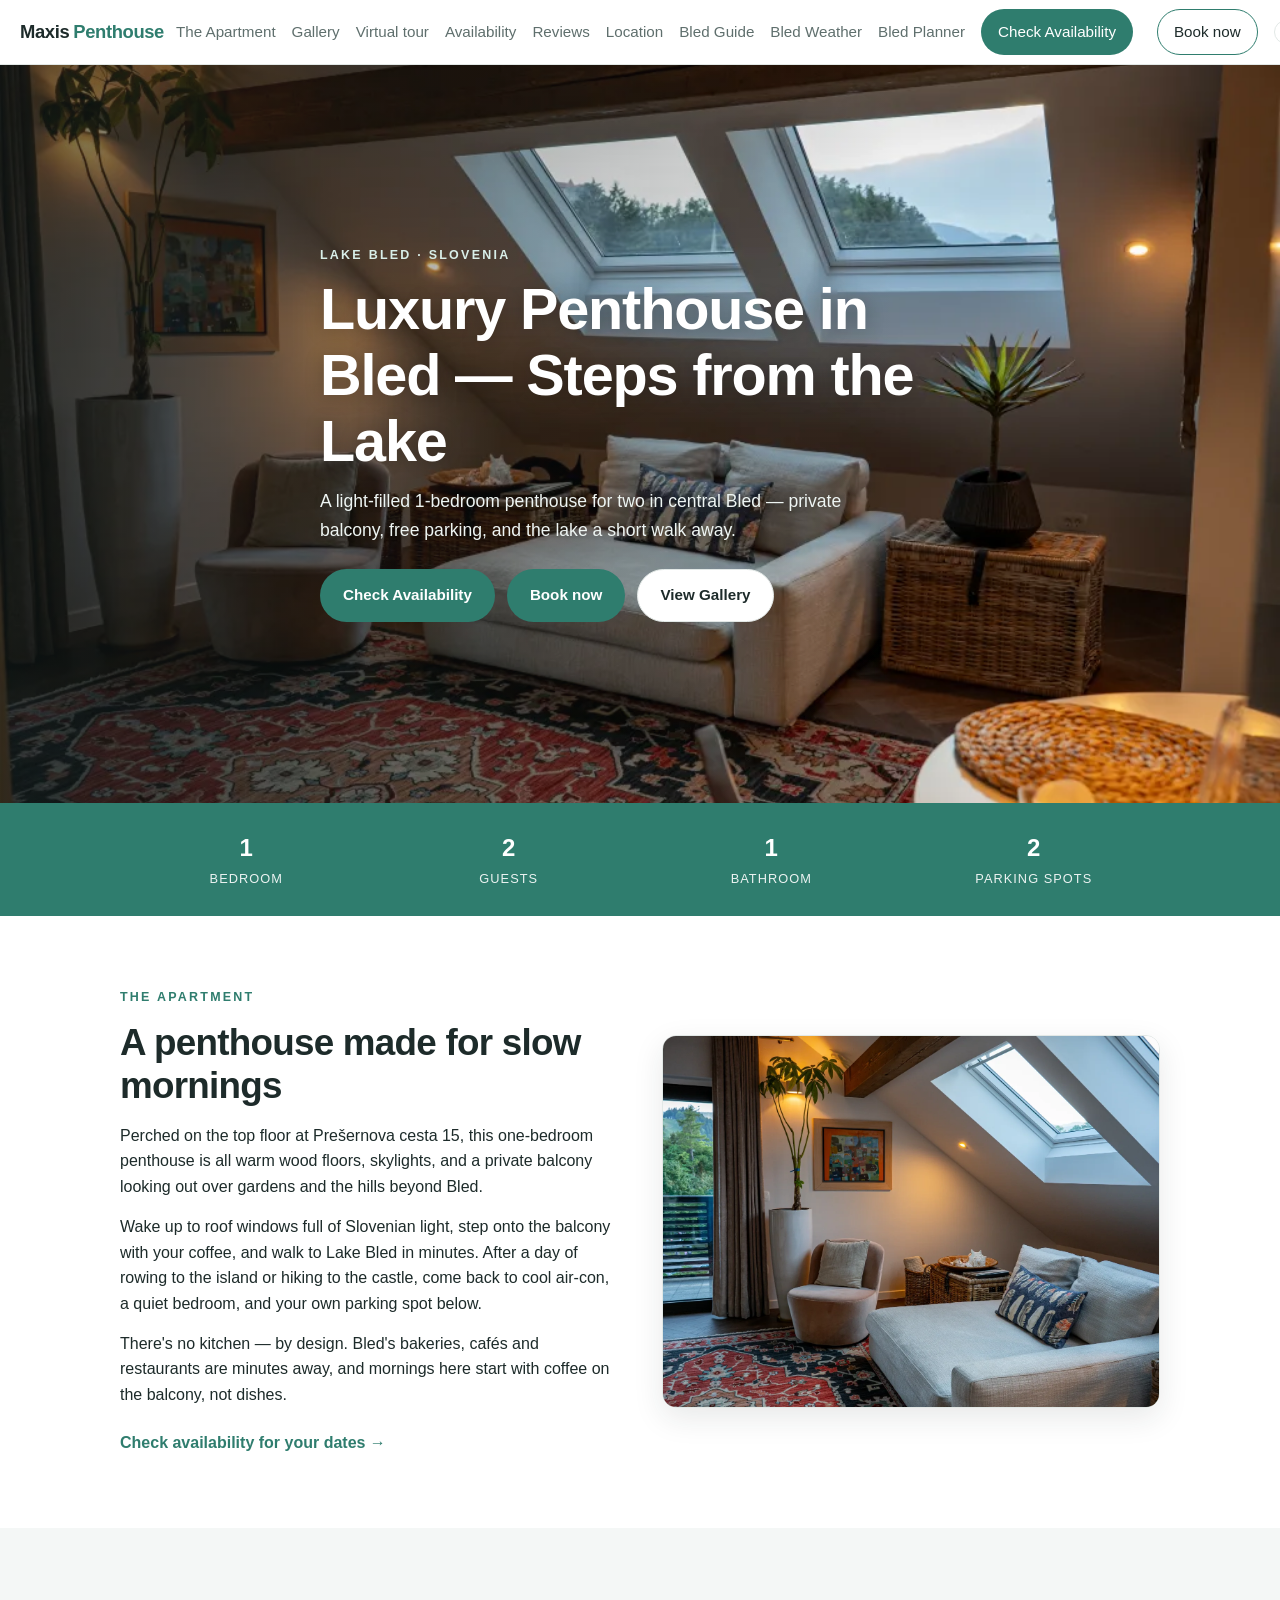
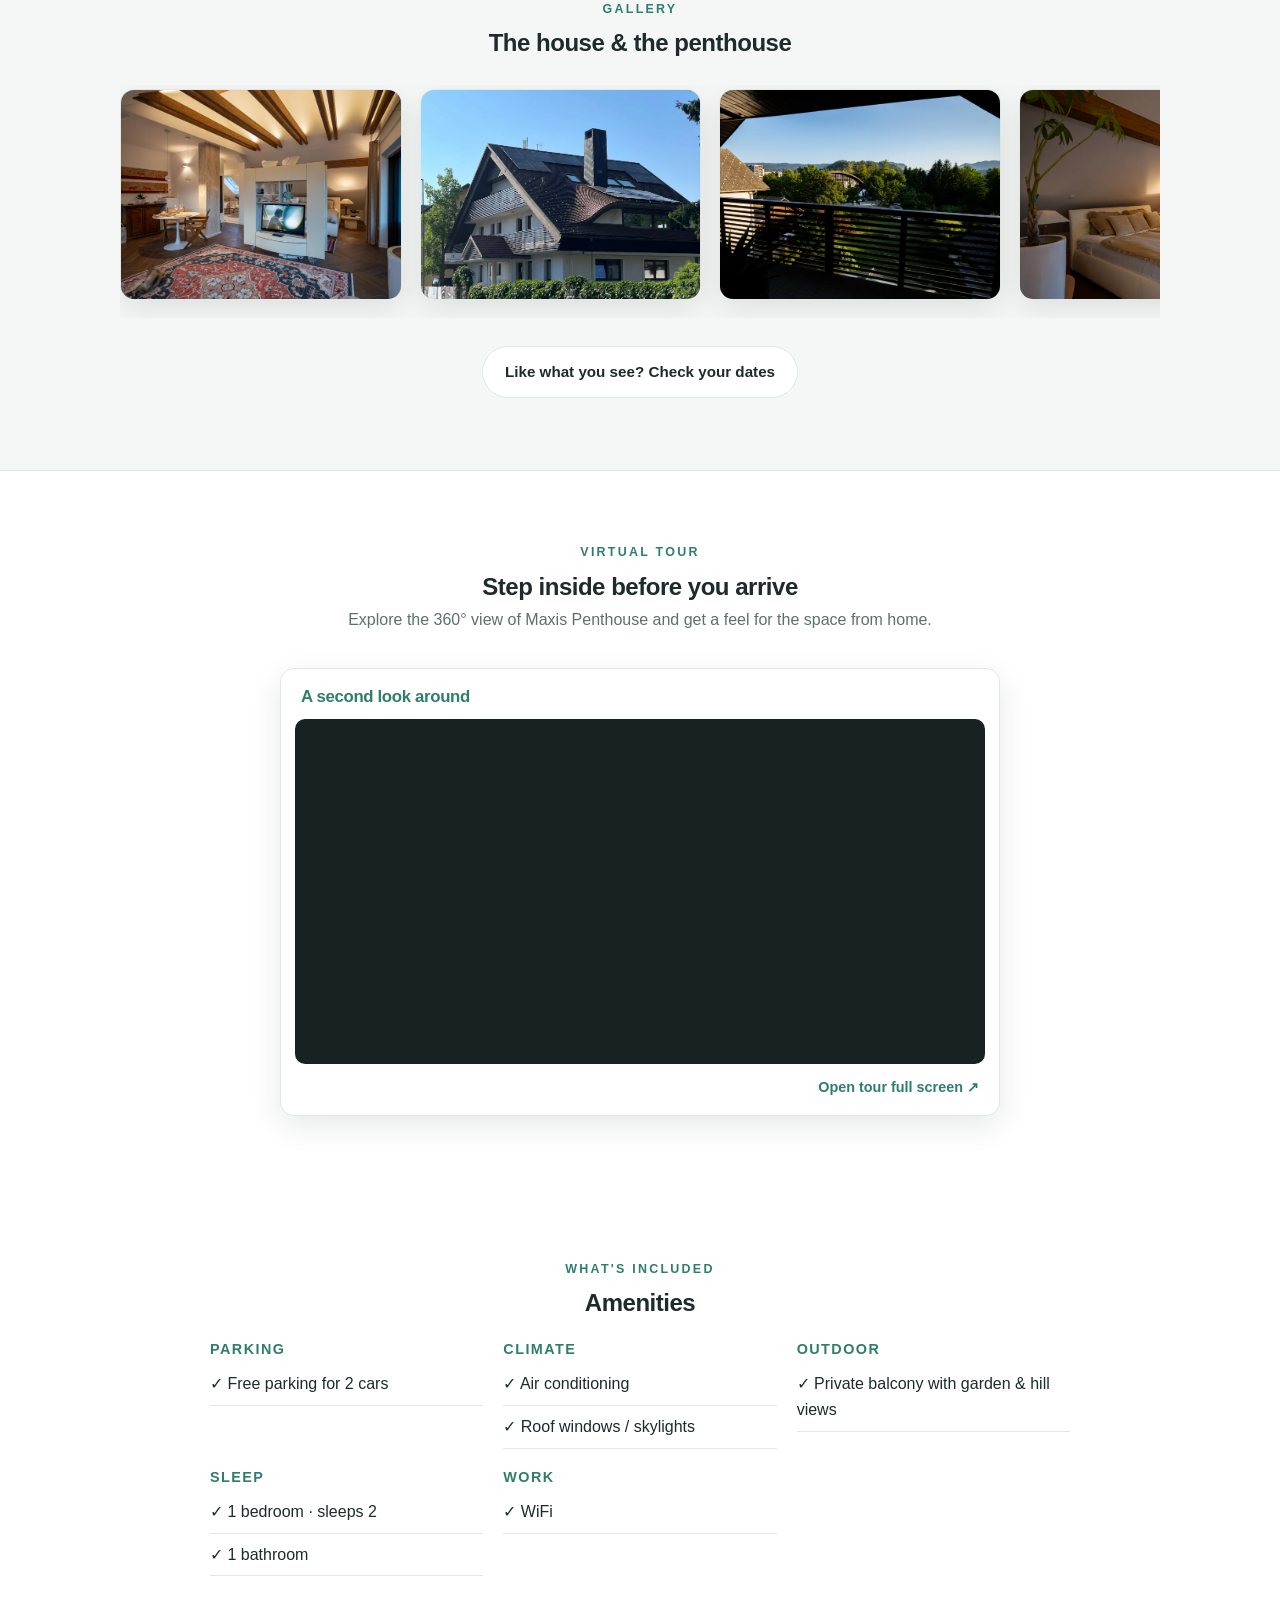
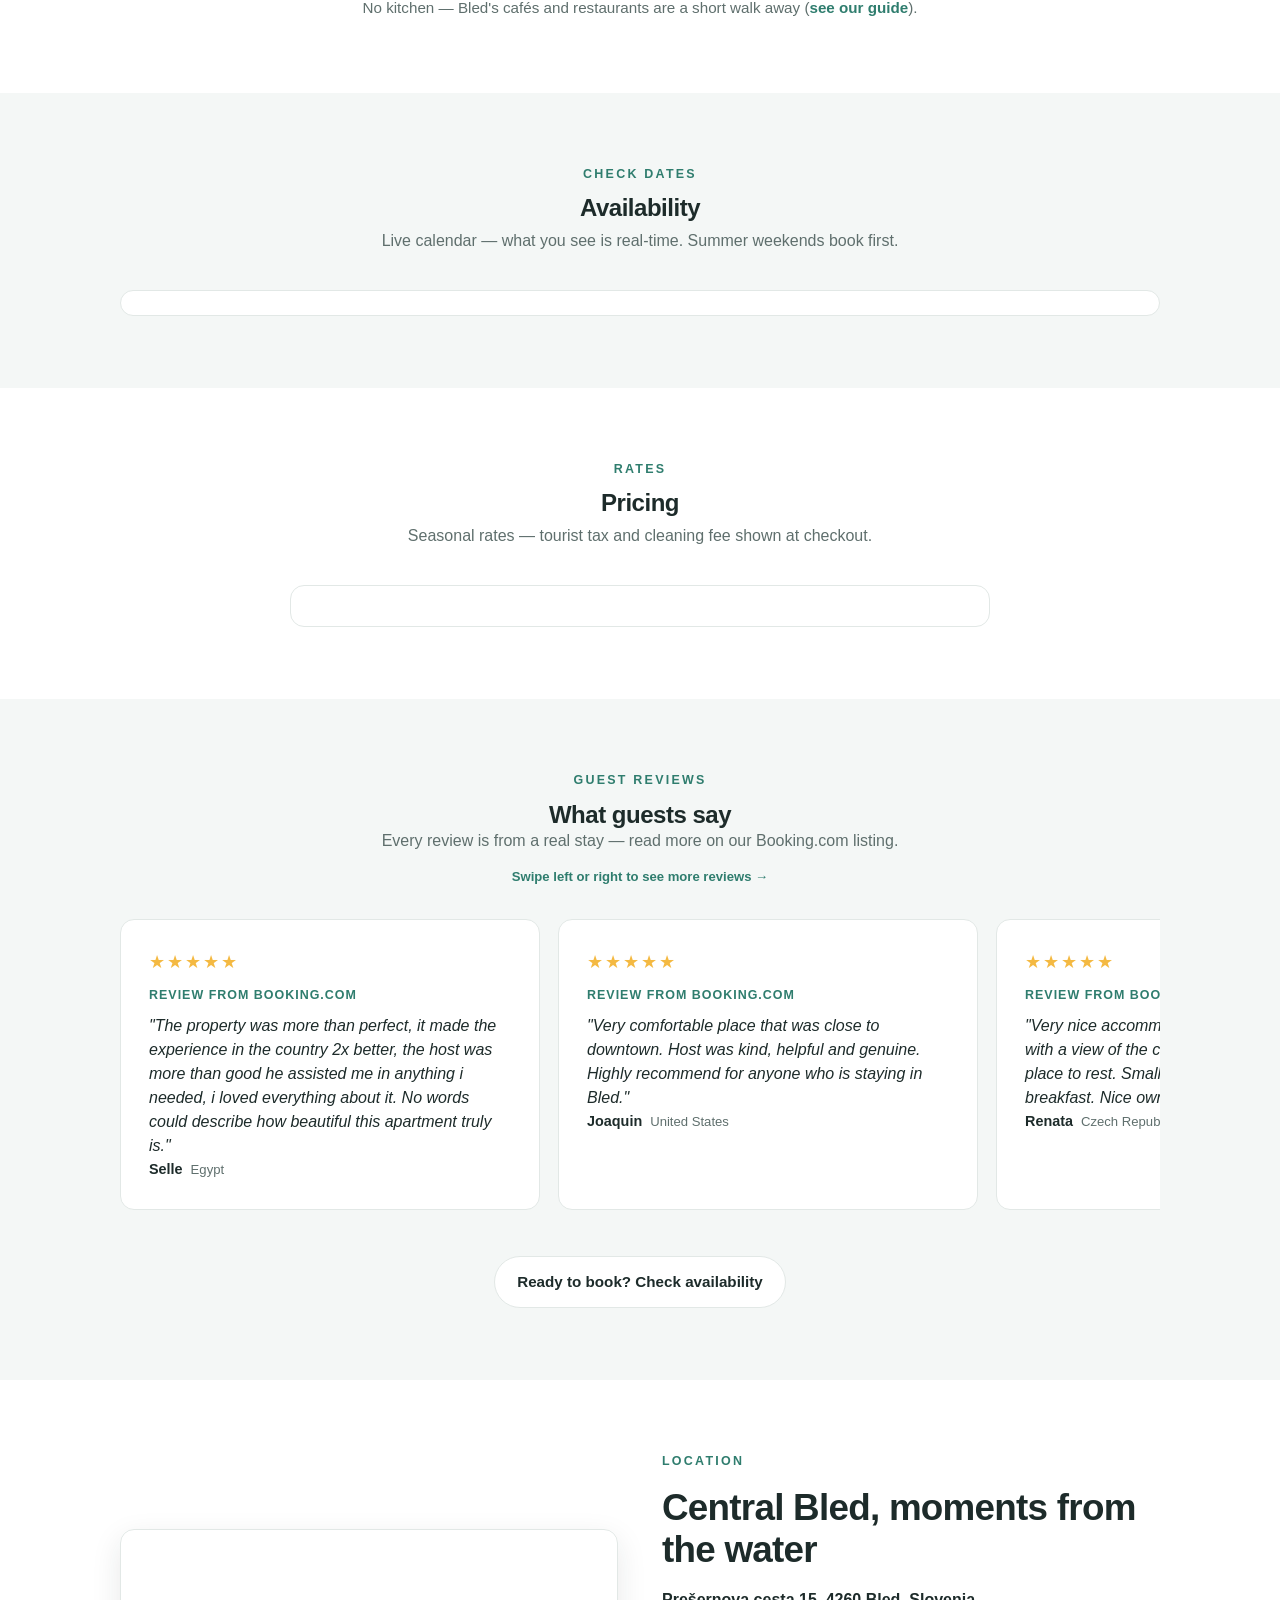
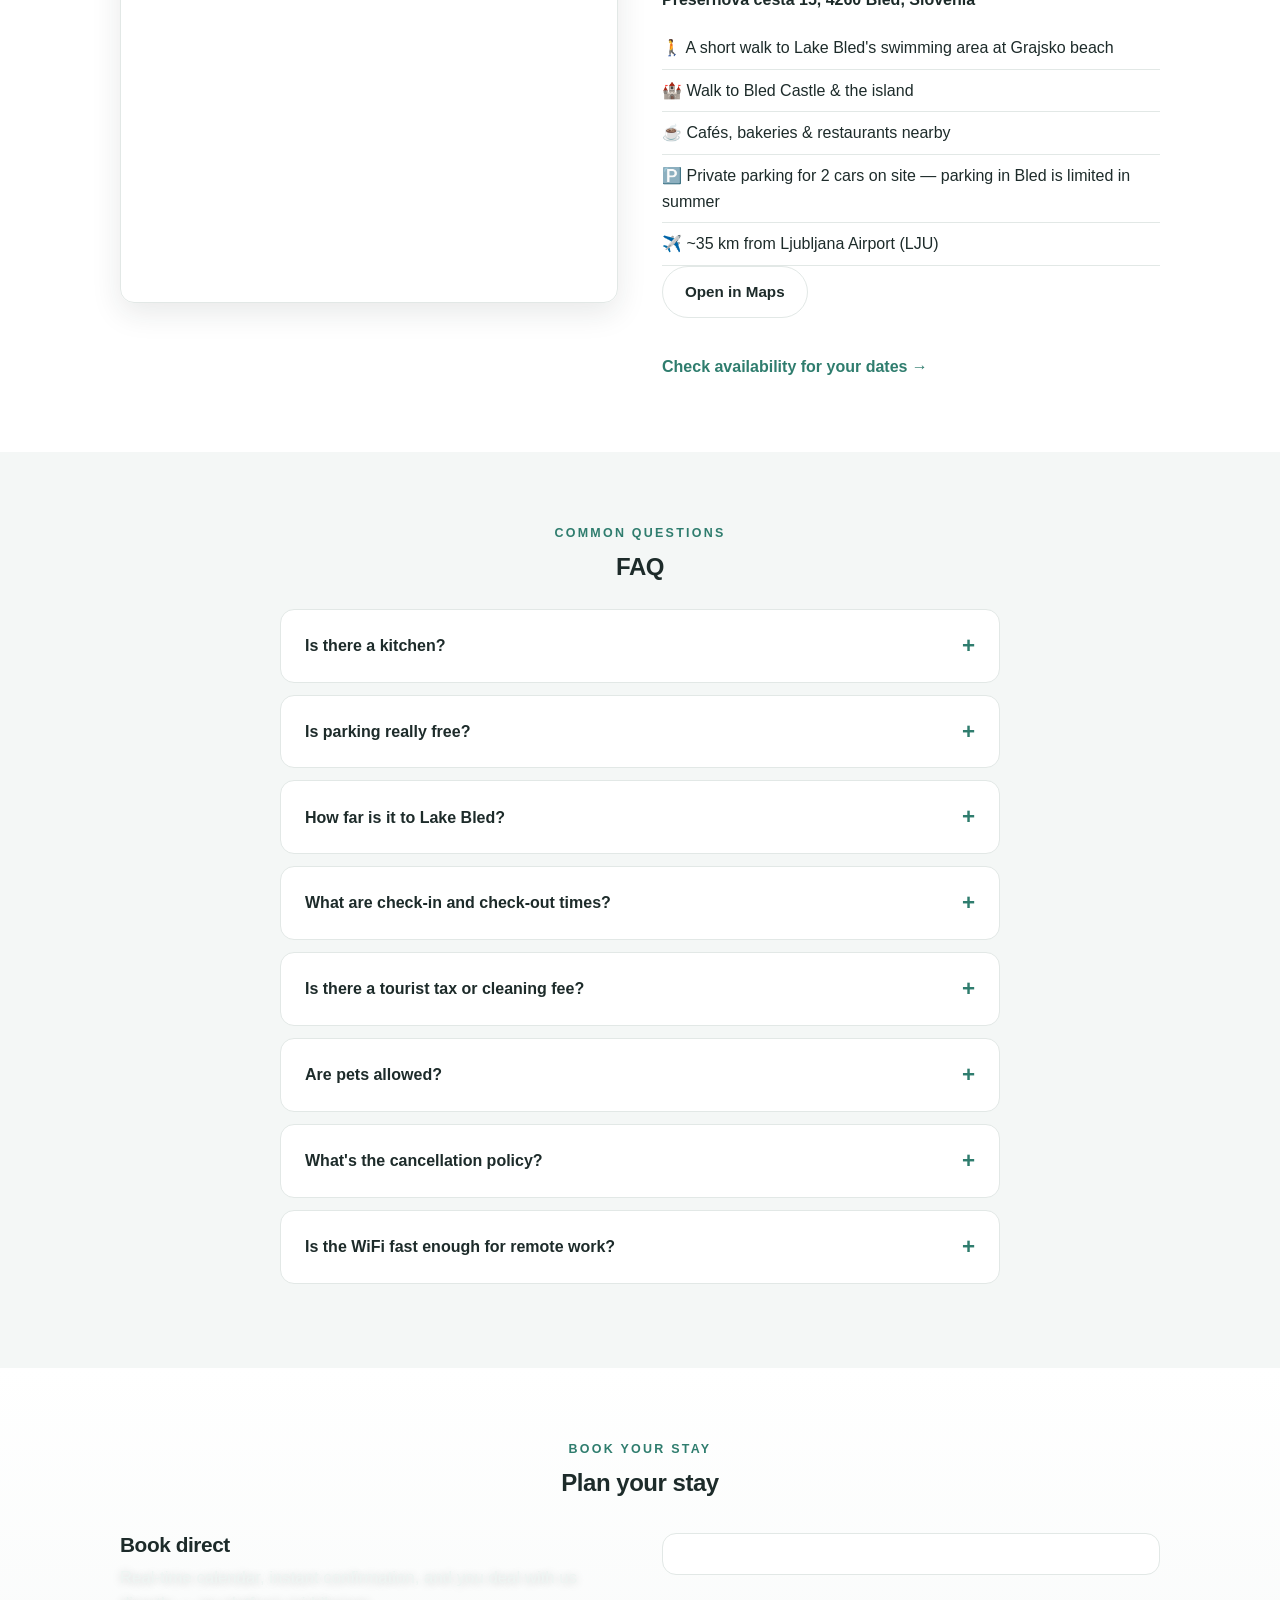
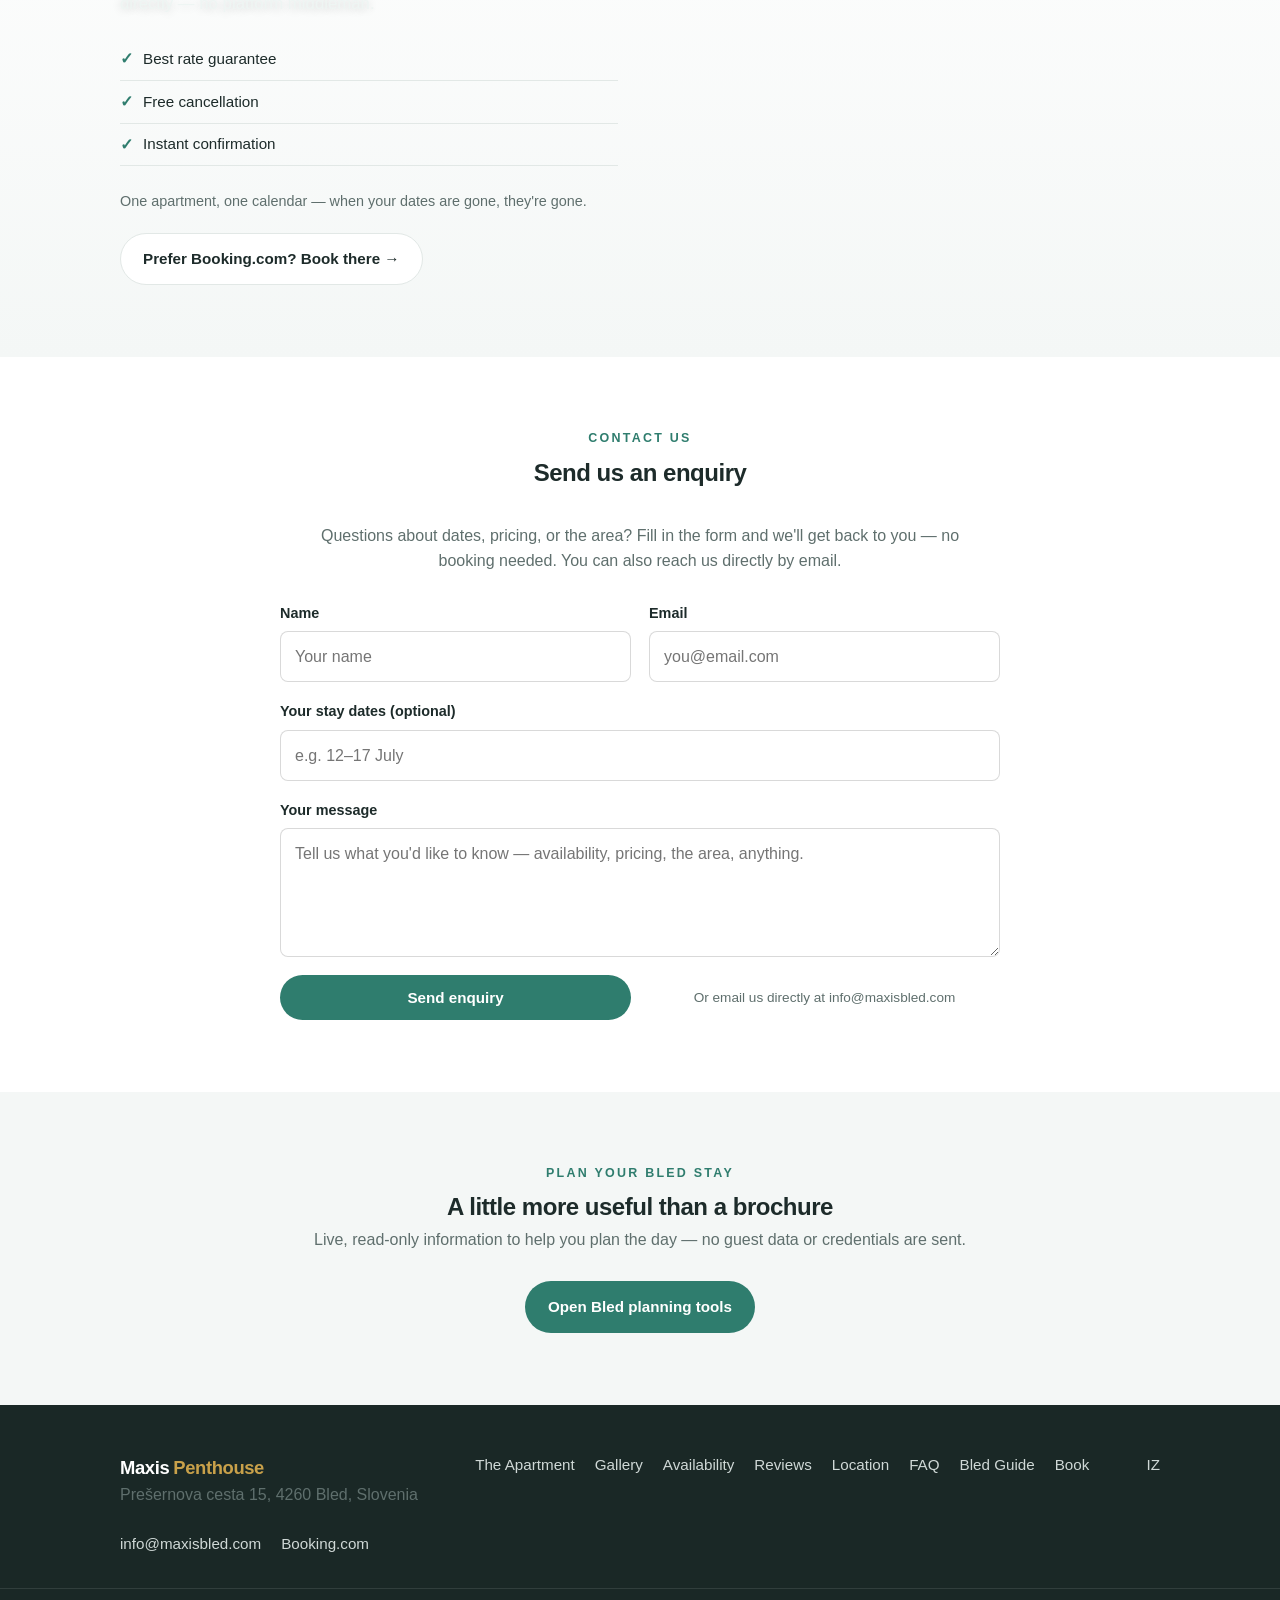
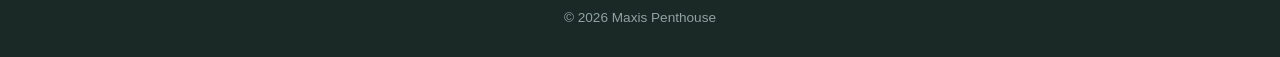
<file: index.html>
<!DOCTYPE html>
<html lang="en">
<head>
  <meta charset="UTF-8" />
  <meta name="viewport" content="width=device-width, initial-scale=1.0" />
  <title>Luxury Penthouse in Bled | Maxis Penthouse — Lake Bled Apartment</title>
  <meta name="description" content="Luxury penthouse apartment in Bled, Slovenia — steps from Lake Bled. Private balcony, mountain views, air conditioning, free parking for 2 cars. Book direct for the best rate." />
  <meta name="robots" content="index, follow, max-image-preview:large" />
  <link rel="canonical" href="https://maxisbled.com/" />
  <link rel="preload" as="image" href="images/hero.webp" imagesrcset="images/hero-2000.webp 2000w, images/hero.webp 1024w" imagesizes="100vw" />

  <meta property="og:type" content="website" />
  <meta property="og:locale" content="en_US" />
  <meta property="og:site_name" content="Maxis Penthouse Bled" />
  <meta property="og:title" content="Luxury Penthouse in Bled | Maxis Penthouse — Lake Bled Apartment" />
  <meta property="og:description" content="Luxury penthouse apartment in Bled, Slovenia — steps from Lake Bled. Private balcony, mountain views, air conditioning, free parking." />
  <meta property="og:image" content="https://maxisbled.com/images/hero-2000.webp" />
  <meta property="og:image:width" content="2000" />
  <meta property="og:image:height" content="1334" />
  <meta property="og:image:type" content="image/webp" />
  <meta property="og:image:alt" content="Bright living area with wooden floors and roof windows at Maxis Penthouse Bled" />
  <meta property="og:url" content="https://maxisbled.com/" />
  <meta name="twitter:card" content="summary_large_image" />
  <meta name="twitter:title" content="Luxury Penthouse in Bled | Maxis Penthouse" />
  <meta name="twitter:description" content="Luxury penthouse apartment in Bled, Slovenia — steps from Lake Bled. Private balcony, mountain views, free parking." />
  <meta name="twitter:image" content="https://maxisbled.com/images/hero-2000.webp" />
  <meta name="twitter:image:alt" content="Bright living area with wooden floors and roof windows at Maxis Penthouse Bled" />
  <meta name="theme-color" content="#2f7d6e" />

  <link rel="icon" type="image/svg+xml" href="favicon.svg" />
  <link rel="icon" type="image/png" sizes="180x180" href="favicon.png" />
  <link rel="apple-touch-icon" sizes="180x180" href="favicon.png" />
  <link rel="stylesheet" href="styles.css?v=8e300fd" />
  <script>
    (function(){
      var t=localStorage.getItem('theme');
      if(t)document.documentElement.setAttribute('data-theme',t);
      else if(window.matchMedia('(prefers-color-scheme:dark)').matches)document.documentElement.setAttribute('data-theme','dark');
    })();
  </script>

  <script type="application/ld+json">
  {
    "@context": "https://schema.org",
    "@type": "LodgingBusiness",
    "name": "Maxis Penthouse",
    "description": "Luxury penthouse apartment in central Bled, Slovenia — steps from Lake Bled. Private balcony, mountain views, air conditioning, free parking for 2 cars.",
    "url": "https://maxisbled.com/",
    "image": [
      "https://maxisbled.com/images/hero.webp",
      "https://maxisbled.com/images/living.webp",
      "https://maxisbled.com/images/balcony.webp",
      "https://maxisbled.com/images/featured.webp",
      "https://maxisbled.com/images/bedroom.webp",
      "https://maxisbled.com/images/bathroom.webp"
    ],
    "address": { "@type": "PostalAddress", "streetAddress": "Prešernova cesta 15", "addressLocality": "Bled", "postalCode": "4260", "addressCountry": "SI" },
    "geo": { "@type": "GeoCoordinates", "latitude": 46.3683, "longitude": 14.1036 },
    "priceRange": "€260–€470",
    "checkinTime": "15:00",
    "checkoutTime": "10:00",
    "petsAllowed": false,
    "sameAs": ["https://www.booking.com/hotel/si/maxis-penthouse-with-castle-view.sl.html"],
    "aggregateRating": { "@type": "AggregateRating", "ratingValue": "10", "bestRating": "10", "ratingCount": "4" },
    "amenityFeature": [
      { "@type": "LocationFeatureSpecification", "name": "Free parking", "value": true },
      { "@type": "LocationFeatureSpecification", "name": "Air conditioning", "value": true },
      { "@type": "LocationFeatureSpecification", "name": "WiFi", "value": true },
      { "@type": "LocationFeatureSpecification", "name": "Private balcony", "value": true }
    ],
    "occupancy": { "@type": "QuantitativeValue", "maxValue": 2, "unitText": "guests" }
  }
  </script>
  <script type="application/ld+json">
  {
    "@context": "https://schema.org",
    "@type": "WebSite",
    "name": "Maxis Penthouse",
    "url": "https://maxisbled.com/"
  }
  </script>
  <script type="application/ld+json">
  {
    "@context": "https://schema.org",
    "@type": "FAQPage",
    "mainEntity": [
      {
        "@type": "Question",
        "name": "Is there a kitchen?",
        "acceptedAnswer": {
          "@type": "Answer",
          "text": "No — the penthouse doesn't have a kitchen. Bled has excellent cafés, bakeries and restaurants within a short walk, and we're happy to recommend our favourites. Coffee-making facilities are available."
        }
      },
      {
        "@type": "Question",
        "name": "Is parking really free?",
        "acceptedAnswer": {
          "@type": "Answer",
          "text": "Yes — you get 2 private parking spaces on site at no extra charge. Parking in Bled is limited in summer, so this is a real advantage."
        }
      },
      {
        "@type": "Question",
        "name": "How far is it to Lake Bled?",
        "acceptedAnswer": {
          "@type": "Answer",
          "text": "A short walk. The main swimming area at Grajsko beach is a few minutes on foot from the penthouse."
        }
      },
      {
        "@type": "Question",
        "name": "What are check-in and check-out times?",
        "acceptedAnswer": {
          "@type": "Answer",
          "text": "Check-in from 15:00, check-out by 10:00. Early check-in or late check-out may be available on request."
        }
      },
      {
        "@type": "Question",
        "name": "Is there a tourist tax or cleaning fee?",
        "acceptedAnswer": {
          "@type": "Answer",
          "text": "A tourist tax (~€2–3.50 per guest per night) and a cleaning fee (€40) are shown at checkout through our booking system."
        }
      },
      {
        "@type": "Question",
        "name": "Are pets allowed?",
        "acceptedAnswer": {
          "@type": "Answer",
          "text": "No pets, no smoking — keeping the penthouse fresh for every guest."
        }
      },
      {
        "@type": "Question",
        "name": "What's the cancellation policy?",
        "acceptedAnswer": {
          "@type": "Answer",
          "text": "Flexible. Full details are shown when you book through our calendar."
        }
      },
      {
        "@type": "Question",
        "name": "Is the WiFi fast enough for remote work?",
        "acceptedAnswer": {
          "@type": "Answer",
          "text": "Yes — the penthouse has reliable WiFi suitable for video calls and remote work."
        }
      }
    ]
  }
  </script>
</head>
<body>
  <a class="skip-link" href="#about" >Skip to content</a>

  <header class="site-header">
    <div class="container nav">
      <a class="brand" href="#top">Maxis<span>Penthouse</span></a>
      <nav class="nav-links" id="nav-links">
        <a href="#about" data-i18n="nav_apartment">The Apartment</a>
        <a href="#gallery" data-i18n="nav_gallery">Gallery</a>
        <a href="#tour" data-i18n="nav_tour">Virtual tour</a>
        <a href="#availability" data-i18n="nav_availability">Availability</a>
        <a href="#reviews" data-i18n="nav_reviews">Reviews</a>
        <a href="#location" data-i18n="nav_location">Location</a>
        <a href="bled-guide.html" data-i18n="nav_guide">Bled Guide</a>
        <a href="weather.html" data-i18n="nav_weather">Bled Weather</a>
        <a href="bled-planner.html" data-i18n="nav_planner">Bled Planner</a>
        <a href="#availability" class="btn btn-primary" data-i18n="nav_check">Check Availability</a>
        <a href="#book" class="btn btn-ghost" data-i18n="nav_book">Book now</a>
      </nav>
      <button class="lang-toggle" data-lang-toggle aria-label="Preklopi v slovenščino"><span data-lang-label>SI</span></button>
      <button class="theme-toggle" id="theme-toggle" aria-label="Toggle dark mode"><span class="icon-moon">&#9790;</span><span class="icon-sun">&#9728;</span></button>
      <button class="nav-toggle" id="nav-toggle" aria-label="Menu" aria-expanded="false" aria-controls="nav-links">☰</button>
    </div>
  </header>

  <section id="top" class="hero">
    <picture>
      <source srcset="images/hero-2000.webp" media="(min-width: 1200px)" />
      <img class="hero-photo" src="images/hero.webp" alt="Bright living area with wooden floors and roof windows at Maxis Penthouse Bled" fetchpriority="high" />
    </picture>
    <div class="hero-overlay"></div>
    <div class="container hero-inner">
      <p class="eyebrow" data-i18n="hero_eyebrow">Lake Bled · Slovenia</p>
      <h1 data-i18n="hero_h1">Luxury Penthouse in Bled — Steps from the Lake</h1>
      <p class="lead" data-i18n="hero_lead">A light-filled 1-bedroom penthouse for two in central Bled — private balcony, free parking, and the lake a short walk away.</p>
      <div class="hero-cta">
        <a href="#availability" class="btn btn-primary" data-i18n="btn_check">Check Availability</a>
        <a href="#book" class="btn btn-primary" data-i18n="btn_book">Book now</a>
        <a href="#gallery" class="btn btn-ghost" data-i18n="btn_view_gallery">View Gallery</a>
      </div>
    </div>
  </section>

  <section class="facts">
    <div class="container facts-grid">
      <div class="fact"><span class="fact-num">1</span><span class="fact-label" data-i18n="fact_bedroom">Bedroom</span></div>
      <div class="fact"><span class="fact-num">2</span><span class="fact-label" data-i18n="fact_guests">Guests</span></div>
      <div class="fact"><span class="fact-num">1</span><span class="fact-label" data-i18n="fact_bathroom">Bathroom</span></div>
      <div class="fact"><span class="fact-num">2</span><span class="fact-label" data-i18n="fact_parking">Parking spots</span></div>
    </div>
  </section>

  <section id="about" class="section">
    <div class="container two-col">
      <div class="col-text">
        <p class="eyebrow" data-i18n="about_eyebrow">The Apartment</p>
        <h2 data-i18n="about_h2">A penthouse made for slow mornings</h2>
        <p data-i18n="about_p1">Perched on the top floor at Prešernova cesta 15, this one-bedroom penthouse is all warm wood floors, skylights, and a private balcony looking out over gardens and the hills beyond Bled.</p>
        <p data-i18n="about_p2">Wake up to roof windows full of Slovenian light, step onto the balcony with your coffee, and walk to Lake Bled in minutes. After a day of rowing to the island or hiking to the castle, come back to cool air-con, a quiet bedroom, and your own parking spot below.</p>
        <p data-i18n="about_p3">There's no kitchen — by design. Bled's bakeries, cafés and restaurants are minutes away, and mornings here start with coffee on the balcony, not dishes.</p>
        <a href="#availability" class="text-cta" data-i18n="about_cta">Check availability for your dates →</a>
      </div>
      <div class="col-media">
        <img class="img-round" src="images/living.webp" alt="Living room with balcony door and garden view at Maxis Penthouse Bled"  loading="lazy" width="1024" height="683" />
      </div>
    </div>
  </section>

  <section id="gallery" class="section section-alt">
    <div class="container">
      <p class="eyebrow center" data-i18n="gallery_eyebrow">Gallery</p>
      <h2 class="center" data-i18n="gallery_h2">The house &amp; the penthouse</h2>
      <div class="gallery" role="region" aria-label="Photo gallery" tabindex="0">
        <div class="gallery-track">
          <img class="img-round gallery-lead" src="images/featured.webp" alt="Spacious penthouse living area with natural light and wooden floors at Maxis Penthouse Bled" loading="lazy" width="1024" height="683" />
          <img class="img-round" src="images/building.webp" alt="Exterior of the house on Prešernova cesta 15 — the penthouse is the top floor with solar panels, skylights and a private balcony" loading="lazy" width="1313" height="1600" />
          <img class="img-round" src="images/balcony.webp" alt="Private balcony with garden and hill views at Maxis Penthouse Bled" loading="lazy" width="1024" height="683" />
          <img class="img-round" src="images/bedroom.webp" alt="Double bedroom with warm lighting and wooden floors at Maxis Penthouse Bled" loading="lazy" width="1024" height="683" />
          <img class="img-round" src="images/skylight.webp" alt="Roof windows filling the penthouse living room with light at Maxis Penthouse Bled" loading="lazy" width="1024" height="683" />
          <img class="img-round" src="images/bathroom.webp" alt="Modern bathroom with shower at Maxis Penthouse Bled" loading="lazy" width="1024" height="683" />
          <img class="img-round" src="images/gallery-5.webp" alt="Penthouse room with natural light at Maxis Penthouse Bled" loading="lazy" width="1024" height="683" />
          <img class="img-round" src="images/gallery-11.webp" alt="Views over the hills and trees from Maxis Penthouse Bled" loading="lazy" width="1024" height="683" />
          <img class="img-round" src="images/gallery-12.webp" alt="Dining table area at Maxis Penthouse Bled" loading="lazy" width="1024" height="683" />
        </div>
      </div>
      <div class="section-cta center">
        <a href="#availability" class="btn btn-ghost" data-i18n="gallery_cta">Like what you see? Check your dates</a>
      </div>
    </div>
  </section>

  <section id="tour" class="section virtual-tour-section">
    <div class="container">
      <div class="section-header center">
        <p class="eyebrow center" data-i18n="tour_eyebrow">Virtual tour</p>
        <h2 class="center" data-i18n="tour_h2">Step inside before you arrive</h2>
        <p class="section-desc center muted" data-i18n="tour_desc">Explore the 360° view of Maxis Penthouse and get a feel for the space from home.</p>
      </div>
      <div class="virtual-tour-grid">
        <article class="virtual-tour-card">
          <h3 data-i18n="tour_2_title">A second look around</h3>
          <div class="virtual-tour-frame">
            <iframe title="Second 360° virtual tour of the Maxis Penthouse" src="https://momento360.com/e/uc/481cbc3a7614411aabf48dd145ebda7f?utm_campaign=embed&amp;utm_source=other&amp;utm_medium=embed&amp;size=medium&amp;display-plan=true" allow="accelerometer; gyroscope; autoplay; fullscreen" allowfullscreen="true" webkitallowfullscreen="true" mozallowfullscreen="true" loading="lazy" referrerpolicy="no-referrer-when-downgrade"></iframe>
          </div>
          <a class="virtual-tour-open" href="https://momento360.com/e/uc/481cbc3a7614411aabf48dd145ebda7f" target="_blank" rel="noopener" data-i18n="tour_open">Open tour full screen ↗</a>
        </article>
      </div>
    </div>
  </section>

  <section id="amenities" class="section">
    <div class="container">
      <p class="eyebrow center" data-i18n="am_eyebrow">What's included</p>
      <h2 class="center" data-i18n="am_h2">Amenities</h2>
      <div class="amenities-grid">
        <div class="amenity-group">
          <h3 data-i18n="am_parking">Parking</h3>
          <ul class="amenities">
            <li data-i18n="am_parking_1">✓ Free parking for 2 cars</li>
          </ul>
        </div>
        <div class="amenity-group">
          <h3 data-i18n="am_climate">Climate</h3>
          <ul class="amenities">
            <li data-i18n="am_climate_1">✓ Air conditioning</li>
            <li data-i18n="am_climate_2">✓ Roof windows / skylights</li>
          </ul>
        </div>
        <div class="amenity-group">
          <h3 data-i18n="am_outdoor">Outdoor</h3>
          <ul class="amenities">
            <li data-i18n="am_outdoor_1">✓ Private balcony with garden &amp; hill views</li>
          </ul>
        </div>
        <div class="amenity-group">
          <h3 data-i18n="am_sleep">Sleep</h3>
          <ul class="amenities">
            <li data-i18n="am_sleep_1">✓ 1 bedroom · sleeps 2</li>
            <li data-i18n="am_sleep_2">✓ 1 bathroom</li>
          </ul>
        </div>
        <div class="amenity-group">
          <h3 data-i18n="am_work">Work</h3>
          <ul class="amenities">
            <li data-i18n="am_work_1">✓ WiFi</li>
          </ul>
        </div>
      </div>
      <p class="amenity-note muted" data-i18n="am_note">No kitchen — Bled's cafés and restaurants are a short walk away (<a href="bled-guide.html">see our guide</a>).</p>
    </div>
  </section>

  <section id="availability" class="section section-alt">
    <div class="container">
      <div class="section-header center">
        <p class="eyebrow center" data-i18n="av_eyebrow">Check dates</p>
        <h2 class="center" data-i18n="av_h2">Availability</h2>
        <p class="section-desc center muted" data-i18n="av_desc">Live calendar — what you see is real-time. Summer weekends book first.</p>
      </div>
      <div class="bentral-widget bentral-calendar">
        <script src="//www.bentral.com/service/embed/calendar.js?uid=5f54637a4e44674d&last=true&key=ef32fbc68fd13b8f9e5ba7a55520e061"></script>
      </div>
    </div>
  </section>

  <section id="pricing" class="section">
    <div class="container">
      <div class="section-header center">
        <p class="eyebrow center" data-i18n="pr_eyebrow">Rates</p>
        <h2 class="center" data-i18n="pr_h2">Pricing</h2>
        <p class="section-desc center muted" data-i18n="pr_desc">Seasonal rates — tourist tax and cleaning fee shown at checkout.</p>
      </div>
      <div class="bentral-widget bentral-pricelist">
        <script src="//www.bentral.com/service/embed/price-list.js?uid=5f54637a4e44674d&id=5f7a51794e515f4e&key=ef32fbc68fd13b8f9e5ba7a55520e061"></script>
      </div>
    </div>
  </section>

  <section id="reviews" class="section section-alt">
    <div class="container">
      <p class="eyebrow center" data-i18n="rev_eyebrow">Guest reviews</p>
      <h2 class="center" data-i18n="rev_h2">What guests say</h2>
      <p class="center muted" style="margin-bottom:8px" data-i18n="rev_hint">Every review is from a real stay — <a href="https://www.booking.com/hotel/si/maxis-penthouse-with-castle-view.sl.html" target="_blank" rel="noopener">read more on our Booking.com listing</a>.</p>
      <p class="reviews-scroll-hint center" data-i18n="rev_scroll_hint">Swipe left or right to see more reviews →</p>
      <div class="reviews" role="region" aria-label="Guest reviews" tabindex="0">
        <div class="review-card">
          <div class="review-stars" aria-label="5 out of 5 stars">★★★★★</div>
          <p class="review-source" data-i18n="rev_source">Review from Booking.com</p>
          <p class="review-text">"The property was more than perfect, it made the experience in the country 2x better, the host was more than good he assisted me in anything i needed, i loved everything about it. No words could describe how beautiful this apartment truly is."</p>
          <div class="review-author">
            <strong>Selle</strong>
            <span class="muted">Egypt</span>
          </div>
        </div>
        <div class="review-card">
          <div class="review-stars" aria-label="5 out of 5 stars">★★★★★</div>
          <p class="review-source" data-i18n="rev_source">Review from Booking.com</p>
          <p class="review-text">"Very comfortable place that was close to downtown. Host was kind, helpful and genuine. Highly recommend for anyone who is staying in Bled."</p>
          <div class="review-author">
            <strong>Joaquin</strong>
            <span class="muted">United States</span>
          </div>
        </div>
        <div class="review-card">
          <div class="review-stars" aria-label="5 out of 5 stars">★★★★★</div>
          <p class="review-source" data-i18n="rev_source">Review from Booking.com</p>
          <p class="review-text">"Very nice accommodation above the dental office with a view of the castle. Modern furnishings, quiet place to rest. Small bakery nearby, great for breakfast. Nice owners, parking by the house."</p>
          <div class="review-author">
            <strong>Renata</strong>
            <span class="muted">Czech Republic</span>
          </div>
        </div>
        <div class="review-card">
          <div class="review-stars" aria-label="5 out of 5 stars">★★★★★</div>
          <p class="review-source" data-i18n="rev_source">Review from Booking.com</p>
          <p class="review-text">"Harika tasarlanmış bir ev ve her şey çok temiz."</p>
          <p class="review-text">"Wonderfully designed and very clean."</p>
          <div class="review-author">
            <strong>Ozen</strong>
            <span class="muted">Turkey</span>
          </div>
        </div>
      </div>
      <div class="section-cta center">
        <a href="#availability" class="btn btn-ghost" data-i18n="btn_ready_book">Ready to book? Check availability</a>
      </div>
    </div>
  </section>

  <section id="location" class="section">
    <div class="container two-col">
      <div class="col-media">
        <div class="map-wrap"><iframe src="https://maps.google.com/maps?q=Pre%C5%A1ernova%20cesta%2015%20Bled%20Slovenia&output=embed" width="100%" height="100%" style="border:0;" allowfullscreen="" loading="lazy" referrerpolicy="no-referrer-when-downgrade"></iframe></div>
      </div>
      <div class="col-text">
        <p class="eyebrow" data-i18n="loc_eyebrow">Location</p>
        <h2 data-i18n="loc_h2">Central Bled, moments from the water</h2>
        <p data-i18n="loc_street"><strong>Prešernova cesta 15, 4260 Bled, Slovenia</strong></p>
        <ul class="location-list">
          <li><span aria-hidden="true">🚶</span> <span data-i18n="loc_1">A short walk to Lake Bled's swimming area at Grajsko beach</span></li>
          <li><span aria-hidden="true">🏰</span> <span data-i18n="loc_2">Walk to Bled Castle &amp; the island</span></li>
          <li><span aria-hidden="true">☕</span> <span data-i18n="loc_3">Cafés, bakeries &amp; restaurants nearby</span></li>
          <li><span aria-hidden="true">🅿️</span> <span data-i18n="loc_4">Private parking for 2 cars on site — parking in Bled is limited in summer</span></li>
          <li><span aria-hidden="true">✈️</span> <span data-i18n="loc_5">~35 km from Ljubljana Airport (LJU)</span></li>
        </ul>
        <a class="btn btn-ghost" href="https://www.google.com/maps/search/?api=1&query=Pre%C5%A1ernova+cesta+15+Bled" target="_blank" rel="noopener" data-i18n="btn_open_maps">Open in Maps</a>
        <div class="section-cta">
          <a href="#availability" class="text-cta" data-i18n="about_cta">Check availability for your dates →</a>
        </div>
      </div>
    </div>
  </section>

  <section id="faq" class="section section-alt">
    <div class="container">
      <p class="eyebrow center" data-i18n="faq_eyebrow">Common questions</p>
      <h2 class="center" data-i18n="faq_h2">FAQ</h2>
      <div class="faq-list">
        <details class="faq-item">
          <summary data-i18n="faq1_q">Is there a kitchen?</summary>
          <p data-i18n="faq1_a">No — the penthouse doesn't have a kitchen. Bled has excellent cafés, bakeries and restaurants within a short walk, and we're happy to recommend our favourites. Coffee-making facilities are available.</p>
        </details>
        <details class="faq-item">
          <summary data-i18n="faq2_q">Is parking really free?</summary>
          <p data-i18n="faq2_a">Yes — you get 2 private parking spaces on site at no extra charge. Parking in Bled is limited in summer, so this is a real advantage.</p>
        </details>
        <details class="faq-item">
          <summary data-i18n="faq3_q">How far is it to Lake Bled?</summary>
          <p data-i18n="faq3_a">A short walk. The main swimming area at Grajsko beach is a few minutes on foot from the penthouse.</p>
        </details>
        <details class="faq-item">
          <summary data-i18n="faq4_q">What are check-in and check-out times?</summary>
          <p data-i18n="faq4_a">Check-in from 15:00, check-out by 10:00. Early check-in or late check-out may be available on request.</p>
        </details>
        <details class="faq-item">
          <summary data-i18n="faq5_q">Is there a tourist tax or cleaning fee?</summary>
          <p data-i18n="faq5_a">A tourist tax (~€2–3.50 per guest per night) and a cleaning fee (€40) are shown at checkout through our booking system.</p>
        </details>
        <details class="faq-item">
          <summary data-i18n="faq6_q">Are pets allowed?</summary>
          <p data-i18n="faq6_a">No pets, no smoking — keeping the penthouse fresh for every guest.</p>
        </details>
        <details class="faq-item">
          <summary data-i18n="faq7_q">What's the cancellation policy?</summary>
          <p data-i18n="faq7_a">Flexible. Full details are shown when you book through our calendar.</p>
        </details>
        <details class="faq-item">
          <summary data-i18n="faq8_q">Is the WiFi fast enough for remote work?</summary>
          <p data-i18n="faq8_a">Yes — the penthouse has reliable WiFi suitable for video calls and remote work.</p>
        </details>
      </div>
    </div>
  </section>

  <section id="book" class="section book">
    <div class="container">
      <div class="section-header center">
        <p class="eyebrow center" data-i18n="book_eyebrow">Book your stay</p>
        <h2 class="center" data-i18n="book_h2">Plan your stay</h2>
      </div>
      <div class="booking-grid">
        <div class="booking-content">
          <h3 data-i18n="book_bdirect">Book direct</h3>
          <p class="lead" data-i18n="book_lead">Real-time calendar, instant confirmation, and you deal with us directly — no platform middleman.</p>
          <ul class="booking-features">
            <li><span class="bf-check">&#10003;</span> <span data-i18n="book_f1">Best rate guarantee</span></li>
            <li><span class="bf-check">&#10003;</span> <span data-i18n="book_f2">Free cancellation</span></li>
            <li><span class="bf-check">&#10003;</span> <span data-i18n="book_f3">Instant confirmation</span></li>
          </ul>
          <p class="muted" style="font-size:.9rem" data-i18n="book_note">One apartment, one calendar — when your dates are gone, they're gone.</p>
          <p style="margin-top:20px"><a class="btn btn-ghost" href="https://www.booking.com/hotel/si/maxis-penthouse-with-castle-view.sl.html" target="_blank" rel="noopener" data-i18n="btn_prefer_booking">Prefer Booking.com? Book there →</a></p>
        </div>
        <div class="booking-form-wrapper">
          <div class="bentral-widget">
            <script src="//www.bentral.com/service/embed/booking.js?id=5f7a51794e515f4e&width=full&key=ef32fbc68fd13b8f9e5ba7a55520e061"></script>
          </div>
        </div>
      </div>
    </div>
  </section>

  <section id="contact" class="section">
    <div class="container">
      <div class="section-header center">
        <p class="eyebrow center" data-i18n="ct_eyebrow">Contact us</p>
        <h2 class="center" data-i18n="ct_h2">Send us an enquiry</h2>
      </div>
      <p class="center muted guide-intro" style="max-width:680px;margin:0 auto 28px;" data-i18n="ct_intro">Questions about dates, pricing, or the area? Fill in the form and we'll get back to you — no booking needed. You can also reach us directly by email.</p>
      <form class="enquiry home-form" name="home-enquiry" method="POST" action="/?sent=1" data-netlify="true" netlify-honeypot="website" data-email-user="info" data-email-host="maxisbled.com">
        <input type="hidden" name="form-name" value="home-enquiry" />
        <div class="field">
          <label for="h-name" data-i18n="ct_name">Name</label>
          <input id="h-name" name="name" type="text" placeholder="Your name" data-i18n-ph="ct_name_ph" required />
        </div>
        <div class="field">
          <label for="h-email" data-i18n="ct_email">Email</label>
          <input id="h-email" name="_replyto" type="email" placeholder="you@email.com" data-i18n-ph="ct_email_ph" required />
        </div>
        <div class="field" style="grid-column:1/-1;">
          <label for="h-dates" data-i18n="ct_dates">Your stay dates (optional)</label>
          <input id="h-dates" name="dates" type="text" placeholder="e.g. 12–17 July" data-i18n-ph="ct_dates_ph" />
        </div>
        <div class="field field-full" style="grid-column:1/-1;">
          <label for="h-msg" data-i18n="ct_msg">Your message</label>
          <textarea id="h-msg" name="message" rows="4" placeholder="Tell us what you'd like to know — availability, pricing, the area, anything." data-i18n-ph="ct_msg_ph" required></textarea>
        </div>
        <div class="honeypot" aria-hidden="true">
          <label for="h-website" data-i18n="ct_hp">Leave this field empty</label>
          <input id="h-website" name="website" type="text" tabindex="-1" autocomplete="off" />
        </div>
        <button type="submit" class="btn btn-primary btn-block" data-i18n="btn_send">Send enquiry</button>
        <p class="muted" style="font-size:.85rem;text-align:center;margin-top:12px;"><span data-i18n="ct_email_us">Or email us directly at</span> <a class="mailto mailto-self" data-email-user="info" data-email-host="maxisbled.com" href="#">[email]</a></p>
      </form>
    </div>
  </section>

  <section id="stay-info" class="section section-alt stay-tools-teaser">
    <div class="container center">
      <p class="eyebrow center" data-i18n="live_eyebrow">Plan your Bled stay</p>
      <h2 class="center" data-i18n="live_h2">A little more useful than a brochure</h2>
      <p class="section-desc center muted" data-i18n="live_desc">Live, read-only information to help you plan the day — no guest data or credentials are sent.</p>
      <a class="btn btn-primary section-cta" href="weather.html" data-i18n="nav_weather">Open Bled planning tools</a>
    </div>
  </section>

  <footer class="site-footer">
    <div class="container footer-inner">
      <div>
        <span class="brand">Maxis<span>Penthouse</span></span>
        <p class="muted" data-i18n="ft_address">Prešernova cesta 15, 4260 Bled, Slovenia</p>
      </div>
      <div class="footer-links">
        <a href="#about" data-i18n="nav_apartment">The Apartment</a>
        <a href="#gallery" data-i18n="nav_gallery">Gallery</a>
        <a href="#availability" data-i18n="nav_availability">Availability</a>
        <a href="#reviews" data-i18n="nav_reviews">Reviews</a>
        <a href="#location" data-i18n="nav_location">Location</a>
        <a href="#faq" data-i18n="faq_h2">FAQ</a>
        <a href="bled-guide.html" data-i18n="nav_guide">Bled Guide</a>
        <a href="#book" data-i18n="ft_book">Book</a>
      </div>
      <div class="footer-links footer-author"><a href="https://isakzvegelj.com/" target="_blank" rel="noopener" aria-label="Website by IZ">IZ</a></div>
      <div class="footer-links">
        <a class="mailto mailto-self" data-email-user="info" data-email-host="maxisbled.com" href="#">[email]</a>
        <a href="https://www.booking.com/hotel/si/maxis-penthouse-with-castle-view.sl.html" target="_blank" rel="noopener">Booking.com</a>
      </div>
    </div>
    <p class="copyright">© <span id="year"></span> Maxis Penthouse</p>
  </footer>

  <div class="sticky-mobile-bar" id="sticky-bar">
    <a href="#availability" class="btn btn-primary btn-block" data-i18n="st_check">Check Availability</a>
    <a href="#book" class="btn btn-primary btn-block" data-i18n="st_book">Book now</a>
  </div>

  <script>
    document.getElementById('year').textContent = new Date().getFullYear();

    var themeToggle = document.getElementById('theme-toggle');
    themeToggle.addEventListener('click', function() {
      var current = document.documentElement.getAttribute('data-theme');
      var next = current === 'dark' ? 'light' : 'dark';
      if (next === 'light') {
        document.documentElement.removeAttribute('data-theme');
        localStorage.removeItem('theme');
      } else {
        document.documentElement.setAttribute('data-theme', 'dark');
        localStorage.setItem('theme', 'dark');
      }
    });

    var navToggle = document.getElementById('nav-toggle');
    var navLinks = document.getElementById('nav-links');
    navToggle.addEventListener('click', function() {
      var open = navLinks.classList.toggle('open');
      navToggle.setAttribute('aria-expanded', open);
    });
    navLinks.querySelectorAll('a').forEach(function(link) {
      link.addEventListener('click', function() {
        navLinks.classList.remove('open');
        navToggle.setAttribute('aria-expanded', 'false');
      });
    });
    document.addEventListener('keydown', function(e) {
      if (e.key === 'Escape' && navLinks.classList.contains('open')) {
        navLinks.classList.remove('open');
        navToggle.setAttribute('aria-expanded', 'false');
        navToggle.focus();
      }
    });

    var galleryTrack = document.querySelector('.gallery-track');
    var galleryScroller = document.querySelector('.gallery');
    if (galleryTrack) galleryTrack.parentNode.appendChild(galleryTrack.cloneNode(true));
    if (galleryScroller) {
      var galleryResumeTimer;
      function pauseGallery() {
        window.clearTimeout(galleryResumeTimer);
        galleryScroller.classList.add('is-manually-scrolling');
      }
      function resumeGallery() {
        window.clearTimeout(galleryResumeTimer);
        galleryResumeTimer = window.setTimeout(function() {
          galleryScroller.classList.remove('is-manually-scrolling');
        }, 1200);
      }
      galleryScroller.addEventListener('pointerdown', pauseGallery);
      galleryScroller.addEventListener('pointerup', resumeGallery);
      galleryScroller.addEventListener('pointercancel', resumeGallery);
      galleryScroller.addEventListener('touchstart', pauseGallery, { passive: true });
      galleryScroller.addEventListener('touchend', resumeGallery, { passive: true });
    }
    document.querySelectorAll('.gallery img').forEach(function(img) {
      img.setAttribute('tabindex', '0');
      img.addEventListener('click', function(e) {
        e.stopPropagation();
        openLightbox(this.getAttribute('src'), this.getAttribute('alt'));
      });
      img.addEventListener('keydown', function(e) {
        if (e.key === 'Enter') {
          e.stopPropagation();
          openLightbox(this.getAttribute('src'), this.getAttribute('alt'));
        }
      });
    });

    function openLightbox(src, alt) {
      var overlay = document.createElement('div');
      overlay.className = 'lightbox';
      overlay.setAttribute('role', 'dialog');
      overlay.setAttribute('aria-modal', 'true');
      var isSL = (window.maxisLang && window.maxisLang() === 'sl');
      var lbAria = isSL ? 'Pregledovalnik slik' : 'Image viewer';
      var lbClose = isSL ? 'Zapri' : 'Close';
      overlay.setAttribute('aria-label', lbAria);
      overlay.innerHTML = '<span class="lightbox-close" tabindex="0" role="button" aria-label="' + lbClose + '">&times;</span><img src="' + src + '" alt="' + (alt || '') + '" />';
      overlay.querySelector('.lightbox-close').addEventListener('click', function() { overlay.remove(); });
      overlay.querySelector('img').addEventListener('click', function(e) { e.stopPropagation(); });
      overlay.addEventListener('click', function() { this.remove(); });
      document.addEventListener('keydown', function handler(e) {
        if (e.key === 'Escape') {
          overlay.remove();
          document.removeEventListener('keydown', handler);
        }
      });
      document.body.appendChild(overlay);
      overlay.querySelector('.lightbox-close').focus();
    }

    var stickyBar = document.getElementById('sticky-bar');
    var heroEl = document.querySelector('.hero');
    var bookEl = document.getElementById('book');
    function updateStickyBar() {
      var scrollY = window.scrollY;
      var heroBottom = heroEl.offsetTop + heroEl.offsetHeight;
      var bookTop = bookEl.offsetTop;
      if (scrollY > heroBottom && scrollY + window.innerHeight < bookTop) {
        stickyBar.classList.add('visible');
      } else {
        stickyBar.classList.remove('visible');
      }
    }
    window.addEventListener('scroll', updateStickyBar, { passive: true });
    updateStickyBar();

    function fetchLiveJson(url) {
      var controller = new AbortController();
      var timer = window.setTimeout(function(){ controller.abort(); }, 7000);
      return fetch(url, { signal: controller.signal, headers: { 'Accept': 'application/json' } })
        .then(function(response){
          if (!response.ok) throw new Error('upstream HTTP ' + response.status);
          return response.json();
        })
        .finally(function(){ window.clearTimeout(timer); });
    }

    var liveState = { weather:null, currency:null, holiday:null, air:null, uv:null, rain:null };
    function liveLang() { return window.maxisLang && window.maxisLang() === 'sl' ? 'sl' : 'en'; }
    function liveCopy() {
      return liveLang() === 'sl' ? {
        unavailable:'Začasno ni na voljo', fallback:'Rezervacijska izkušnja ostane na voljo tudi brez podatkov v živo.',
        high:'Najvišja', low:'Najnižja', sunrise:'Sončni vzhod', sunset:'Sončni zahod', also:'Tudi', indicative:'samo okvirna pretvorba',
        holidayDetail:'Pred potovanjem preveri odpiralni čas.', airDetail:'Preprost signal za načrtovanje sprehoda.', uv:'UV', rain:'Možnost dežja', wind:'Veter', cloud:'Oblačnost', aqi:'AQI', low:'Nizko', good:'Dobro', moderate:'Zmerno'
      } : {
        unavailable:'Temporarily unavailable', fallback:'We keep the booking experience available without live data.',
        high:'High', low:'Low', sunrise:'Sunrise', sunset:'Sunset', also:'Also', indicative:'indicative conversion only',
        holidayDetail:'Check opening hours before travelling.', airDetail:'A simple outdoor-planning signal.', uv:'UV', rain:'Rain chance', wind:'Wind', cloud:'Cloud cover', aqi:'AQI', low:'Low', good:'Good', moderate:'Moderate'
      };
    }
    function formatTime(value) {
      if (!value) return '—';
      var part = String(value).split('T')[1] || value;
      return part.slice(0, 5);
    }
    function weatherDescription(code) {
      var en = { 0:'Clear sky',1:'Mainly clear',2:'Partly cloudy',3:'Overcast',45:'Fog',48:'Fog',51:'Light drizzle',53:'Drizzle',55:'Drizzle',61:'Light rain',63:'Rain',65:'Heavy rain',71:'Light snow',73:'Snow',75:'Heavy snow',80:'Rain showers',81:'Rain showers',82:'Heavy showers',95:'Thunderstorm' };
      var sl = { 0:'Jasno',1:'Pretežno jasno',2:'Delno oblačno',3:'Oblačno',45:'Megla',48:'Megla',51:'Rahel dež',53:'Dež',55:'Dež',61:'Rahel dež',63:'Dež',65:'Močan dež',71:'Rahel sneg',73:'Sneg',75:'Močan sneg',80:'Plohe',81:'Plohe',82:'Močne plohe',95:'Nevihta' };
      return (liveLang() === 'sl' ? sl : en)[code] || (liveLang() === 'sl' ? 'Spremenljivo' : 'Mixed conditions');
    }
    function renderLiveState() {
      if (!document.getElementById('live-weather-value')) return;
      var c = liveCopy(), w = liveState.weather, fx = liveState.currency, h = liveState.holiday, a = liveState.air;
      var weatherValue = document.getElementById('live-weather-value');
      if (w && !w.error) {
        weatherValue.textContent = (w.current.temperature_2m ?? '—') + '°C · ' + weatherDescription(w.current.weather_code);
        document.getElementById('live-weather-detail').textContent = c.high + ' ' + (w.daily.temperature_2m_max?.[0] ?? '—') + '°C · ' + c.low + ' ' + (w.daily.temperature_2m_min?.[0] ?? '—') + '°C · ' + c.sunrise + ' ' + formatTime(w.daily.sunrise?.[0]) + ' · ' + c.sunset + ' ' + formatTime(w.daily.sunset?.[0]);
      } else if (w) { weatherValue.textContent = c.unavailable; document.getElementById('live-weather-detail').textContent = c.fallback; }
      if (w && !w.error && w.current.uv_index !== undefined) { document.getElementById('live-uv-value').textContent = c.uv + ' ' + w.current.uv_index; document.getElementById('live-uv-detail').textContent = w.current.uv_index >= 6 ? (liveLang() === 'sl' ? 'Visoka izpostavljenost · uporabi zaščito.' : 'High exposure · use sun protection.') : w.current.uv_index >= 3 ? (liveLang() === 'sl' ? 'Zmerna izpostavljenost · prijeten čas zunaj.' : 'Moderate exposure · a pleasant time outside.') : (c.low + ' · ' + (liveLang() === 'sl' ? 'prijeten čas zunaj.' : 'a pleasant time outside.')); }
      else if (w) { document.getElementById('live-uv-value').textContent = c.unavailable; document.getElementById('live-uv-detail').textContent = c.fallback; }
      if (w && !w.error && w.daily.precipitation_probability_max) { document.getElementById('live-rain-value').textContent = (w.daily.precipitation_probability_max[0] ?? '—') + '%'; document.getElementById('live-rain-detail').textContent = c.rain + ' · ' + (liveLang() === 'sl' ? 'za današnji dan.' : 'today.'); }
      else if (w) { document.getElementById('live-rain-value').textContent = c.unavailable; document.getElementById('live-rain-detail').textContent = c.fallback; }
      if (w && !w.error && w.current.wind_speed_10m !== undefined) { document.getElementById('live-wind-value').textContent = w.current.wind_speed_10m + ' km/h'; document.getElementById('live-wind-detail').textContent = c.wind + ' · ' + (w.current.wind_direction_10m ?? '—') + '° direction.'; }
      else if (w) { document.getElementById('live-wind-value').textContent = c.unavailable; document.getElementById('live-wind-detail').textContent = c.fallback; }
      if (w && !w.error && w.current.cloud_cover !== undefined) { document.getElementById('live-cloud-value').textContent = w.current.cloud_cover + '%'; document.getElementById('live-cloud-detail').textContent = c.cloud + ' · ' + (liveLang() === 'sl' ? 'koristno za razglede in fotografije.' : 'useful context for views and photos.'); }
      else if (w) { document.getElementById('live-cloud-value').textContent = c.unavailable; document.getElementById('live-cloud-detail').textContent = c.fallback; }
      if (fx && !fx.error) {
        var rates = fx.rates || {};
        document.getElementById('live-currency-value').textContent = '€100 ≈ $' + (rates.USD ? (100 * rates.USD).toFixed(0) : '—') + ' · £' + (rates.GBP ? (100 * rates.GBP).toFixed(0) : '—');
        document.getElementById('live-currency-detail').textContent = c.also + ' CHF ' + (rates.CHF ? (100 * rates.CHF).toFixed(0) : '—') + ' · ' + c.indicative + '.';
      } else if (fx) { document.getElementById('live-currency-value').textContent = c.unavailable; document.getElementById('live-currency-detail').textContent = c.fallback; }
      if (h && !h.error) { var next = h.next; document.getElementById('live-holiday-value').textContent = next.localName || next.name || (liveLang() === 'sl' ? 'Prihajajoči praznik' : 'Upcoming holiday'); document.getElementById('live-holiday-detail').textContent = (next.date || (liveLang() === 'sl' ? 'Datum ni znan' : 'Date unavailable')) + ' · ' + c.holidayDetail; }
      else if (h) { document.getElementById('live-holiday-value').textContent = c.unavailable; document.getElementById('live-holiday-detail').textContent = c.fallback; }
      if (a && !a.error) { var aqi = a.current.us_aqi; document.getElementById('live-air-value').textContent = c.aqi + ' ' + (aqi ?? '—') + ' · ' + (aqi <= 50 ? c.good : c.moderate); document.getElementById('live-air-detail').textContent = (a.current.pm2_5 ?? '—') + ' μg/m³ PM2.5 · ' + c.airDetail; }
      else if (a) { document.getElementById('live-air-value').textContent = c.unavailable; document.getElementById('live-air-detail').textContent = c.fallback; }
    }
    function loadLiveStayData() {
      if (!document.getElementById('live-weather-value')) return;
      var weatherUrl = 'https://api.open-meteo.com/v1/forecast?latitude=46.3683&longitude=14.1036&current=temperature_2m,weather_code,uv_index,wind_speed_10m,wind_direction_10m,cloud_cover&daily=temperature_2m_max,temperature_2m_min,sunrise,sunset,precipitation_probability_max&timezone=Europe%2FLjubljana&forecast_days=1';
      var currencyUrl = 'https://open.er-api.com/v6/latest/EUR';
      var holidayUrl = 'https://date.nager.at/api/v3/NextPublicHolidays/SI';
      var airUrl = 'https://air-quality-api.open-meteo.com/v1/air-quality?latitude=46.3683&longitude=14.1036&current=us_aqi,pm2_5&timezone=Europe%2FLjubljana';
      fetchLiveJson(weatherUrl).then(function(data){ liveState.weather = { current:data.current || {}, daily:data.daily || {} }; renderLiveState(); }).catch(function(){ liveState.weather = { error:true }; renderLiveState(); });
      fetchLiveJson(currencyUrl).then(function(data){ liveState.currency = data; renderLiveState(); }).catch(function(){ liveState.currency = { error:true }; renderLiveState(); });
      fetchLiveJson(holidayUrl).then(function(data){ if (!Array.isArray(data) || !data[0]) throw new Error('no holiday'); liveState.holiday = { next:data[0] }; renderLiveState(); }).catch(function(){ liveState.holiday = { error:true }; renderLiveState(); });
      fetchLiveJson(airUrl).then(function(data){ liveState.air = data; renderLiveState(); }).catch(function(){ liveState.air = { error:true }; renderLiveState(); });
    }
    window.addEventListener('maxis:languagechange', renderLiveState);
    loadLiveStayData();
  </script>

<script>
(function(){
  function em(el){var u=el.getAttribute('data-email-user')||'',h=el.getAttribute('data-email-host')||'';return u&&h?u+'@'+h:'';}
  function bind(){
    var as=document.querySelectorAll('a.mailto');
    for(var i=0;i<as.length;i++){var a=as[i],ad=em(a);if(!ad)continue;
      var s=a.getAttribute('data-email-subject')||'';
      a.href='mailto:'+ad+(s?'?subject='+encodeURIComponent(s):'');
      if(a.hasAttribute('data-email-self')||a.classList.contains('mailto-self'))a.textContent=ad;
      a.removeAttribute('data-email-user');a.removeAttribute('data-email-host');a.removeAttribute('data-email-self');}
    var sp=document.querySelectorAll('.email-self');
    for(var j=0;j<sp.length;j++){var e=sp[j],ad2=em(e);if(ad2)e.textContent=ad2;}
  }
  if(document.readyState==='loading')document.addEventListener('DOMContentLoaded',bind);else bind();
})();

(function(){
  var form = document.querySelector('.home-form');
  if(!form) return;
  if (location.search.indexOf('sent=1') !== -1) {
    form.innerHTML = '<p class="sent-ok">Thanks! We received your enquiry and will be in touch soon.</p>';
  }
})();
</script>

<script src="i18n.js"></script>
</body>
</html>
</file>
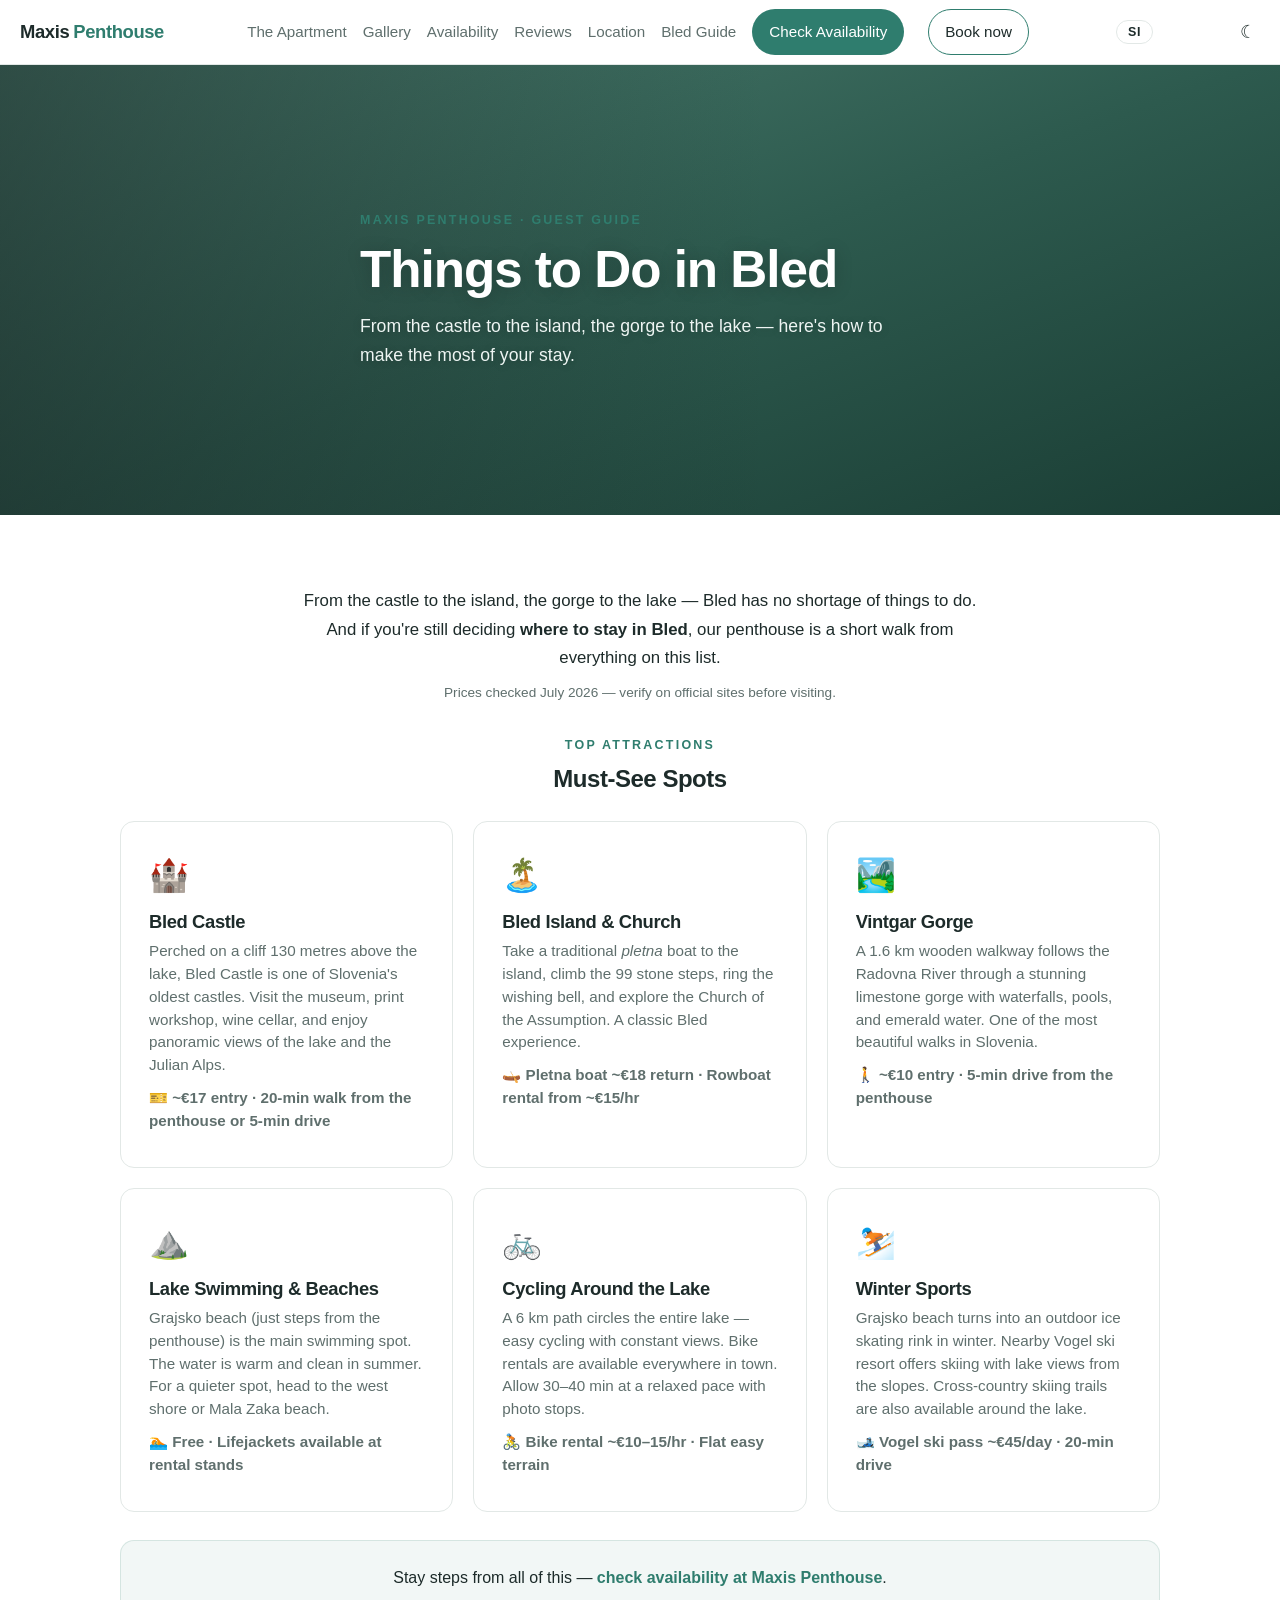
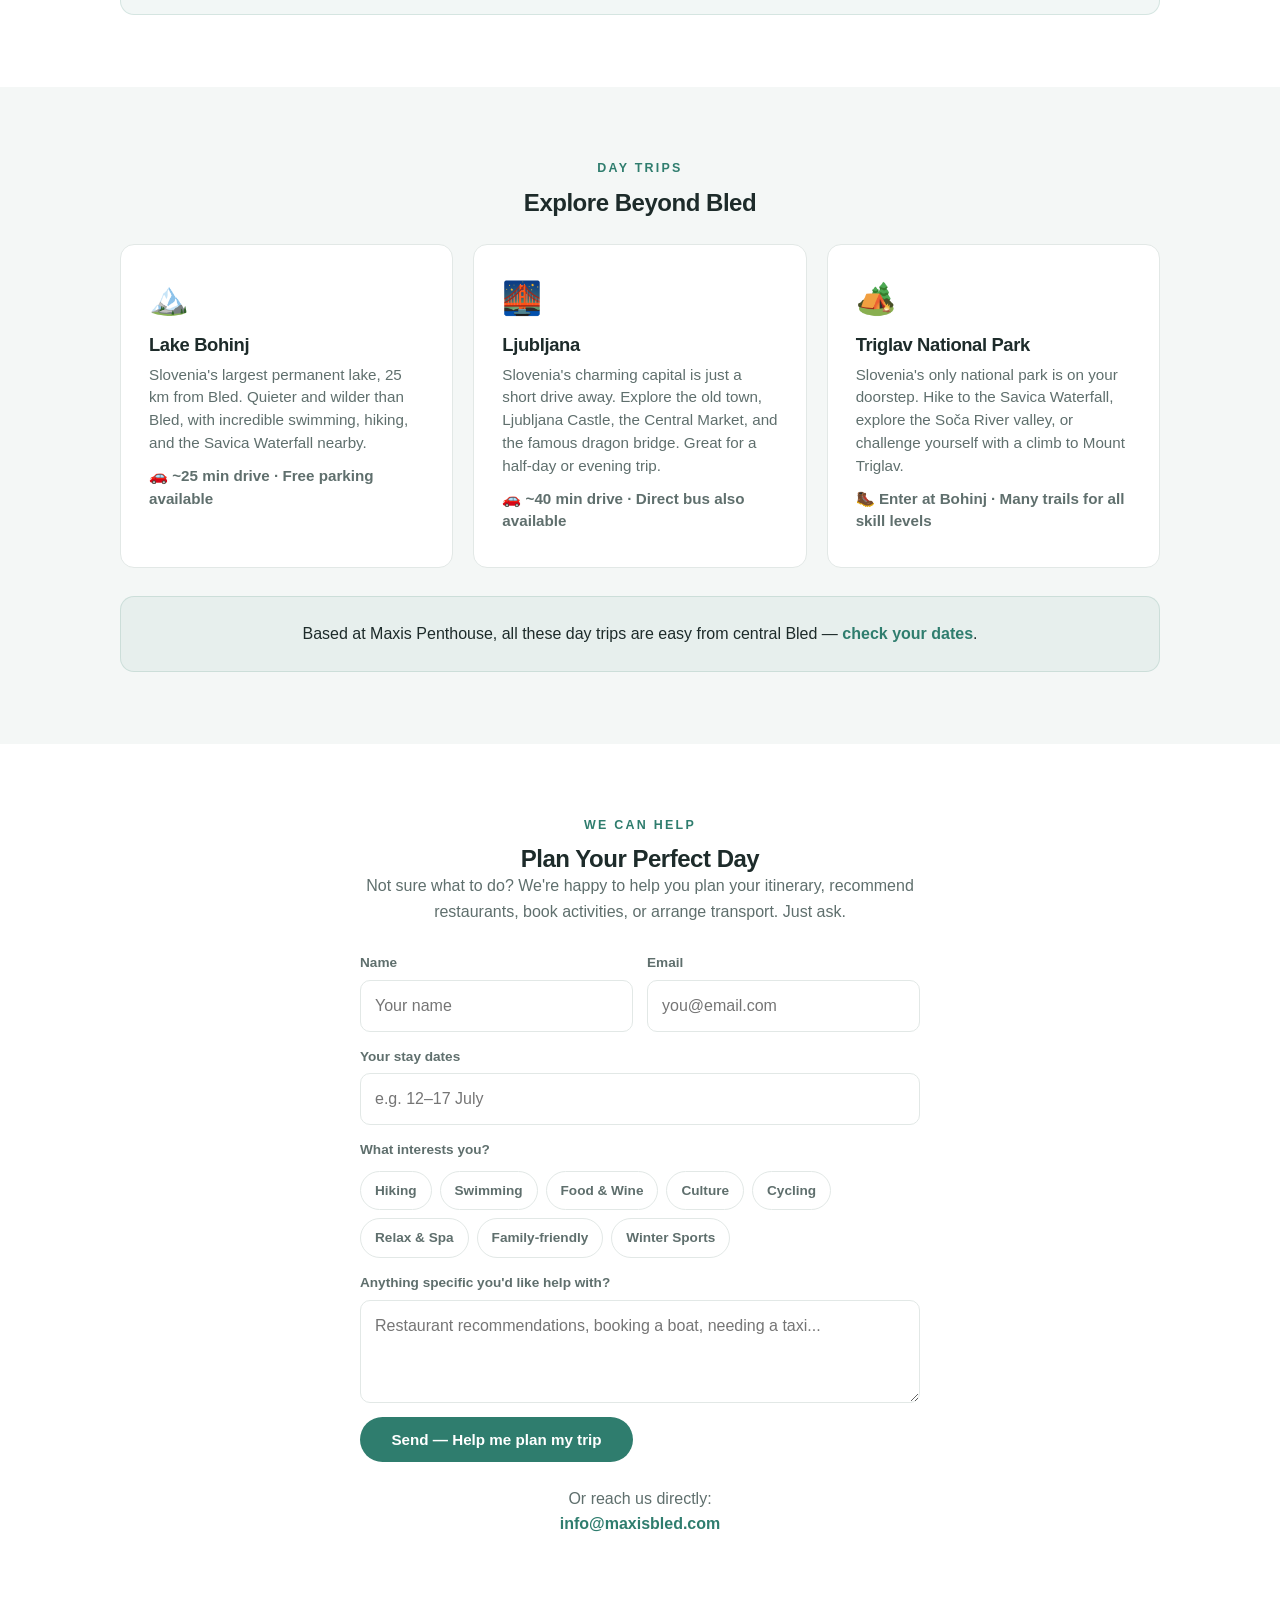
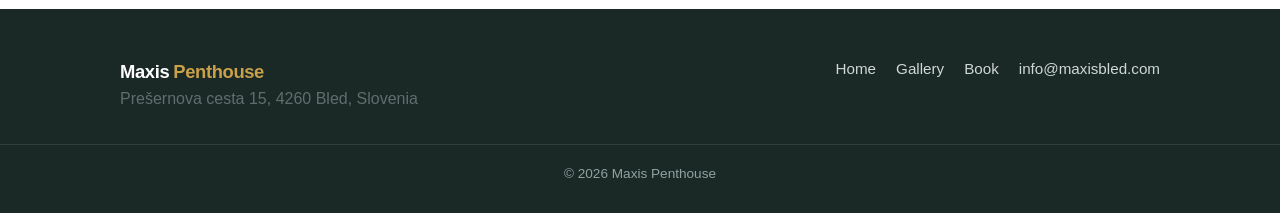
<file: bled-guide.html>
<!DOCTYPE html>
<html lang="en">
<head>
  <meta charset="UTF-8" />
  <meta name="viewport" content="width=device-width, initial-scale=1.0" />
  <title>Bled Travel Guide: Things to Do, See &amp; Eat | Maxis Penthouse</title>
  <meta name="description" content="A practical Bled travel guide from a local host: Bled Castle, Bled Island, Vintgar Gorge, swimming, hikes, restaurants, and easy day trips." />
  <meta name="robots" content="index, follow, max-image-preview:large" />
  <link rel="canonical" href="https://maxisbled.com/bled-guide.html" />
  <meta property="og:locale" content="en_US" />
  <meta property="og:site_name" content="Maxis Penthouse Bled" />
  <meta property="og:title" content="Things to Do in Bled — Maxis Penthouse Guest Guide" />
  <meta property="og:description" content="Your guide to the best of Bled: attractions, activities, and trip planning help from your host." />
  <meta property="og:image" content="https://maxisbled.com/images/hero-2000.webp" />
  <meta property="og:image:width" content="2000" />
  <meta property="og:image:height" content="1334" />
  <meta property="og:image:type" content="image/webp" />
  <meta property="og:image:alt" content="Bright living area with wooden floors and roof windows at Maxis Penthouse Bled" />
  <meta property="og:url" content="https://maxisbled.com/bled-guide.html" />
  <meta name="twitter:card" content="summary_large_image" />
  <meta name="twitter:title" content="Things to Do in Bled — Maxis Penthouse Guest Guide" />
  <meta name="twitter:image" content="https://maxisbled.com/images/hero-2000.webp" />
  <link rel="icon" type="image/svg+xml" href="favicon.svg" />
  <link rel="icon" type="image/png" sizes="180x180" href="favicon.png" />
  <link rel="stylesheet" href="styles.css" />
  <script>
    (function(){
      var t=localStorage.getItem('theme');
      if(t)document.documentElement.setAttribute('data-theme',t);
      else if(window.matchMedia('(prefers-color-scheme:dark)').matches)document.documentElement.setAttribute('data-theme','dark');
    })();
  </script>
  <script type="application/ld+json">
  {
    "@context": "https://schema.org",
    "@type": "BreadcrumbList",
    "itemListElement": [
      { "@type": "ListItem", "position": 1, "name": "Home", "item": "https://maxisbled.com/" },
      { "@type": "ListItem", "position": 2, "name": "Bled Guide" }
    ]
  }
  </script>
</head>
<body>
  <header class="site-header">
    <div class="container nav">
      <a class="brand" href="index.html">Maxis<span>Penthouse</span></a>
      <nav class="nav-links" id="nav-links">
        <a href="index.html#about" data-i18n="nav_apartment">The Apartment</a>
        <a href="index.html#gallery" data-i18n="nav_gallery">Gallery</a>
        <a href="index.html#availability" data-i18n="nav_availability">Availability</a>
        <a href="index.html#reviews" data-i18n="nav_reviews">Reviews</a>
        <a href="index.html#location" data-i18n="nav_location">Location</a>
        <a href="bled-guide.html" data-i18n="nav_guide">Bled Guide</a>
        <a href="index.html#availability" class="btn btn-primary" data-i18n="nav_check">Check Availability</a>
        <a href="index.html#book" class="btn btn-ghost" data-i18n="nav_book">Book now</a>
      </nav>
      <button class="lang-toggle" data-lang-toggle aria-label="Preklopi v slovenščino"><span data-lang-label>SI</span></button>
      <button class="theme-toggle" id="theme-toggle" aria-label="Toggle dark mode"><span class="icon-moon">&#9790;</span><span class="icon-sun">&#9728;</span></button>
      <button class="nav-toggle" id="nav-toggle" aria-label="Menu" aria-expanded="false" aria-controls="nav-links">☰</button>
    </div>
  </header>

  <section class="guide-hero">
    <div class="guide-hero-bg"></div>
    <div class="guide-overlay"></div>
    <div class="container guide-hero-inner">
      <p class="eyebrow" data-i18n="guide_hero_eyebrow">Maxis Penthouse · Guest Guide</p>
      <h1 data-i18n="guide_hero_h1">Things to Do in Bled</h1>
      <p class="lead" data-i18n="guide_hero_lead">From the castle to the island, the gorge to the lake — here's how to make the most of your stay.</p>
    </div>
  </section>

  <section class="section">
    <div class="container">
      <div class="guide-intro-text">
        <p data-i18n="g_intro1">From the castle to the island, the gorge to the lake — Bled has no shortage of things to do. And if you're still deciding <strong><a href="index.html">where to stay in Bled</a></strong>, our penthouse is a short walk from everything on this list.</p>
        <p class="muted" style="font-size:.85rem;margin-top:8px" data-i18n="g_intro2">Prices checked July 2026 — verify on official sites before visiting.</p>
      </div>
      <p class="eyebrow center" data-i18n="g_eyebrow1">Top Attractions</p>
      <h2 class="center" data-i18n="g_h1">Must-See Spots</h2>
      <div class="guide-grid">
        <div class="guide-card">
          <div class="guide-card-icon">🏰</div>
          <h3 data-i18n="g_castle_h">Bled Castle</h3>
          <p data-i18n="g_castle_p">Perched on a cliff 130 metres above the lake, Bled Castle is one of Slovenia's oldest castles. Visit the museum, print workshop, wine cellar, and enjoy panoramic views of the lake and the Julian Alps.</p>
          <p class="guide-tip" data-i18n="g_castle_tip">🎫 ~€17 entry · 20-min walk from the penthouse or 5-min drive</p>
        </div>
        <div class="guide-card">
          <div class="guide-card-icon">🏝️</div>
          <h3 data-i18n="g_island_h">Bled Island &amp; Church</h3>
          <p data-i18n="g_island_p">Take a traditional <em>pletna</em> boat to the island, climb the 99 stone steps, ring the wishing bell, and explore the Church of the Assumption. A classic Bled experience.</p>
          <p class="guide-tip" data-i18n="g_island_tip">🛶 Pletna boat ~€18 return · Rowboat rental from ~€15/hr</p>
        </div>
        <div class="guide-card">
          <div class="guide-card-icon">🏞️</div>
          <h3 data-i18n="g_vintgar_h">Vintgar Gorge</h3>
          <p data-i18n="g_vintgar_p">A 1.6 km wooden walkway follows the Radovna River through a stunning limestone gorge with waterfalls, pools, and emerald water. One of the most beautiful walks in Slovenia.</p>
          <p class="guide-tip" data-i18n="g_vintgar_tip">🚶 ~€10 entry · 5-min drive from the penthouse</p>
        </div>
        <div class="guide-card">
          <div class="guide-card-icon">⛰️</div>
          <h3 data-i18n="g_beach_h">Lake Swimming &amp; Beaches</h3>
          <p data-i18n="g_beach_p">Grajsko beach (just steps from the penthouse) is the main swimming spot. The water is warm and clean in summer. For a quieter spot, head to the west shore or Mala Zaka beach.</p>
          <p class="guide-tip" data-i18n="g_beach_tip">🏊 Free · Lifejackets available at rental stands</p>
        </div>
        <div class="guide-card">
          <div class="guide-card-icon">🚲</div>
          <h3 data-i18n="g_cycle_h">Cycling Around the Lake</h3>
          <p data-i18n="g_cycle_p">A 6 km path circles the entire lake — easy cycling with constant views. Bike rentals are available everywhere in town. Allow 30–40 min at a relaxed pace with photo stops.</p>
          <p class="guide-tip" data-i18n="g_cycle_tip">🚴 Bike rental ~€10–15/hr · Flat easy terrain</p>
        </div>
        <div class="guide-card">
          <div class="guide-card-icon">⛷️</div>
          <h3 data-i18n="g_winter_h">Winter Sports</h3>
          <p data-i18n="g_winter_p">Grajsko beach turns into an outdoor ice skating rink in winter. Nearby Vogel ski resort offers skiing with lake views from the slopes. Cross-country skiing trails are also available around the lake.</p>
          <p class="guide-tip" data-i18n="g_winter_tip">🎿 Vogel ski pass ~€45/day · 20-min drive</p>
        </div>
      </div>
      <div class="guide-cta-card">
        <p data-i18n="g_cta1">Stay steps from all of this — <a href="index.html#book">check availability at Maxis Penthouse</a>.</p>
      </div>
    </div>
  </section>

  <section class="section section-alt">
    <div class="container">
      <p class="eyebrow center" data-i18n="g_day_eyebrow">Day Trips</p>
      <h2 class="center" data-i18n="g_day_h">Explore Beyond Bled</h2>
      <div class="guide-grid">
        <div class="guide-card">
          <div class="guide-card-icon">🏔️</div>
          <h3 data-i18n="g_bohinj_h">Lake Bohinj</h3>
          <p data-i18n="g_bohinj_p">Slovenia's largest permanent lake, 25 km from Bled. Quieter and wilder than Bled, with incredible swimming, hiking, and the Savica Waterfall nearby.</p>
          <p class="guide-tip" data-i18n="g_bohinj_tip">🚗 ~25 min drive · Free parking available</p>
        </div>
        <div class="guide-card">
          <div class="guide-card-icon">🌉</div>
          <h3 data-i18n="g_ljubljana_h">Ljubljana</h3>
          <p data-i18n="g_ljubljana_p">Slovenia's charming capital is just a short drive away. Explore the old town, Ljubljana Castle, the Central Market, and the famous dragon bridge. Great for a half-day or evening trip.</p>
          <p class="guide-tip" data-i18n="g_ljubljana_tip">🚗 ~40 min drive · Direct bus also available</p>
        </div>
        <div class="guide-card">
          <div class="guide-card-icon">🏕️</div>
          <h3 data-i18n="g_triglav_h">Triglav National Park</h3>
          <p data-i18n="g_triglav_p">Slovenia's only national park is on your doorstep. Hike to the Savica Waterfall, explore the Soča River valley, or challenge yourself with a climb to Mount Triglav.</p>
          <p class="guide-tip" data-i18n="g_triglav_tip">🥾 Enter at Bohinj · Many trails for all skill levels</p>
        </div>
      </div>
      <div class="guide-cta-card">
        <p data-i18n="g_cta2">Based at Maxis Penthouse, all these day trips are easy from central Bled — <a href="index.html#book">check your dates</a>.</p>
      </div>
    </div>
  </section>

  <section class="section">
    <div class="container center">
      <p class="eyebrow center" data-i18n="g_help_eyebrow">We Can Help</p>
      <h2 class="center" data-i18n="g_help_h">Plan Your Perfect Day</h2>
      <p class="center muted guide-intro" data-i18n="g_help_intro">Not sure what to do? We're happy to help you plan your itinerary, recommend restaurants, book activities, or arrange transport. Just ask.</p>

      <form class="enquiry guide-form" name="trip-planning" action="/bled-guide.html?sent=1" method="POST" data-netlify="true" netlify-honeypot="website" data-email-user="info" data-email-host="maxisbled.com">
        <input type="hidden" name="form-name" value="trip-planning" />
        <div class="honeypot" aria-hidden="true">
          <label for="g-website">Leave this field empty</label>
          <input id="g-website" name="website" type="text" tabindex="-1" autocomplete="off" />
        </div>
        <div class="field">
          <label for="g-name" data-i18n="g_name">Name</label>
          <input id="g-name" name="name" type="text" placeholder="Your name" data-i18n-ph="g_name_ph" required />
        </div>
        <div class="field">
          <label for="g-email" data-i18n="g_email">Email</label>
          <input id="g-email" name="_replyto" type="email" placeholder="you@email.com" data-i18n-ph="g_email_ph" required />
        </div>
        <div class="field" style="grid-column:1/-1;">
          <label for="g-dates" data-i18n="g_dates">Your stay dates</label>
          <input id="g-dates" name="dates" type="text" placeholder="e.g. 12–17 July" data-i18n-ph="g_dates_ph" />
        </div>
        <div class="field field-full">
          <label for="g-interests" data-i18n="g_interests">What interests you?</label>
          <div class="interest-chips">
            <label class="chip"><input type="checkbox" name="interests[]" value="hiking"  /> <span data-i18n="g_i_hiking">Hiking</span></label>
            <label class="chip"><input type="checkbox" name="interests[]" value="swimming"  /> <span data-i18n="g_i_swimming">Swimming</span></label>
            <label class="chip"><input type="checkbox" name="interests[]" value="food"  /> <span data-i18n="g_i_food">Food &amp; Wine</span></label>
            <label class="chip"><input type="checkbox" name="interests[]" value="culture"  /> <span data-i18n="g_i_culture">Culture</span></label>
            <label class="chip"><input type="checkbox" name="interests[]" value="cycling"  /> <span data-i18n="g_i_cycling">Cycling</span></label>
            <label class="chip"><input type="checkbox" name="interests[]" value="relax"  /> <span data-i18n="g_i_relax">Relax &amp; Spa</span></label>
            <label class="chip"><input type="checkbox" name="interests[]" value="family"  /> <span data-i18n="g_i_family">Family-friendly</span></label>
            <label class="chip"><input type="checkbox" name="interests[]" value="winter"  /> <span data-i18n="g_i_winter">Winter Sports</span></label>
          </div>
        </div>
        <div class="field field-full">
          <label for="g-msg" data-i18n="g_msg">Anything specific you'd like help with?</label>
          <textarea id="g-msg" name="message" rows="3" placeholder="Restaurant recommendations, booking a boat, needing a taxi..." data-i18n-ph="g_msg_ph"></textarea>
        </div>
        <input type="hidden" name="_subject" value="Maxis Penthouse trip planning request" />
        <button type="submit" class="btn btn-primary btn-block" data-i18n="btn_send_guide">Send — Help me plan my trip</button>
      </form>

      <div class="guide-contact">
        <p class="muted" data-i18n="g_contact">Or reach us directly:</p>
        <p><a class="mailto mailto-self" data-email-user="info" data-email-host="maxisbled.com" href="#">[email]</a></p>
      </div>
    </div>
  </section>

  <footer class="site-footer">
    <div class="container footer-inner">
      <div>
        <span class="brand">Maxis<span>Penthouse</span></span>
        <p class="muted">Prešernova cesta 15, 4260 Bled, Slovenia</p>
      </div>
      <div class="footer-links">
        <a href="index.html" data-i18n="nav_home">Home</a>
        <a href="index.html#gallery" data-i18n="nav_gallery">Gallery</a>
        <a href="index.html#book" data-i18n="ft_book">Book</a>
        <a class="mailto mailto-self" data-email-user="info" data-email-host="maxisbled.com" href="#">[email]</a>
      </div>
    </div>
    <p class="copyright">© <span id="year"></span> Maxis Penthouse</p>
  </footer>

  <script>
    document.getElementById('year').textContent = new Date().getFullYear();
    var guideForm = document.querySelector('.guide-form');
    if (location.search.includes('sent=1')) {
      var f = document.querySelector('.guide-form');
      if (f) { f.innerHTML = '<p class="sent-ok">Thanks! We\'ll be in touch to help plan your trip.</p>'; }
    }
    var themeToggle = document.getElementById('theme-toggle');
    themeToggle.addEventListener('click', function() {
      var current = document.documentElement.getAttribute('data-theme');
      var next = current === 'dark' ? 'light' : 'dark';
      if (next === 'light') {
        document.documentElement.removeAttribute('data-theme');
        localStorage.removeItem('theme');
      } else {
        document.documentElement.setAttribute('data-theme', 'dark');
        localStorage.setItem('theme', 'dark');
      }
    });
    var navToggle = document.getElementById('nav-toggle');
    var navLinks = document.getElementById('nav-links');
    navToggle.addEventListener('click', function() {
      var open = navLinks.classList.toggle('open');
      navToggle.setAttribute('aria-expanded', open);
    });
    navLinks.querySelectorAll('a').forEach(function(link) {
      link.addEventListener('click', function() {
        navLinks.classList.remove('open');
        navToggle.setAttribute('aria-expanded', 'false');
      });
    });
    document.addEventListener('keydown', function(e) {
      if (e.key === 'Escape' && navLinks.classList.contains('open')) {
        navLinks.classList.remove('open');
        navToggle.setAttribute('aria-expanded', 'false');
        navToggle.focus();
      }
    });
  </script>

<script>
(function(){
  function em(el){var u=el.getAttribute('data-email-user')||'',h=el.getAttribute('data-email-host')||'';return u&&h?u+'@'+h:'';}
  function bind(){
    var as=document.querySelectorAll('a.mailto');
    for(var i=0;i<as.length;i++){var a=as[i],ad=em(a);if(!ad)continue;
      var s=a.getAttribute('data-email-subject')||'';
      a.href='mailto:'+ad+(s?'?subject='+encodeURIComponent(s):'');
      if(a.hasAttribute('data-email-self')||a.classList.contains('mailto-self'))a.textContent=ad;
      a.removeAttribute('data-email-user');a.removeAttribute('data-email-host');a.removeAttribute('data-email-self');}
    var sp=document.querySelectorAll('.email-self');
    for(var j=0;j<sp.length;j++){var e=sp[j],ad2=em(e);if(ad2)e.textContent=ad2;}
  }
  if(document.readyState==='loading')document.addEventListener('DOMContentLoaded',bind);else bind();
})();
</script>

<script src="i18n.js"></script>
</body>
</html>
</file>
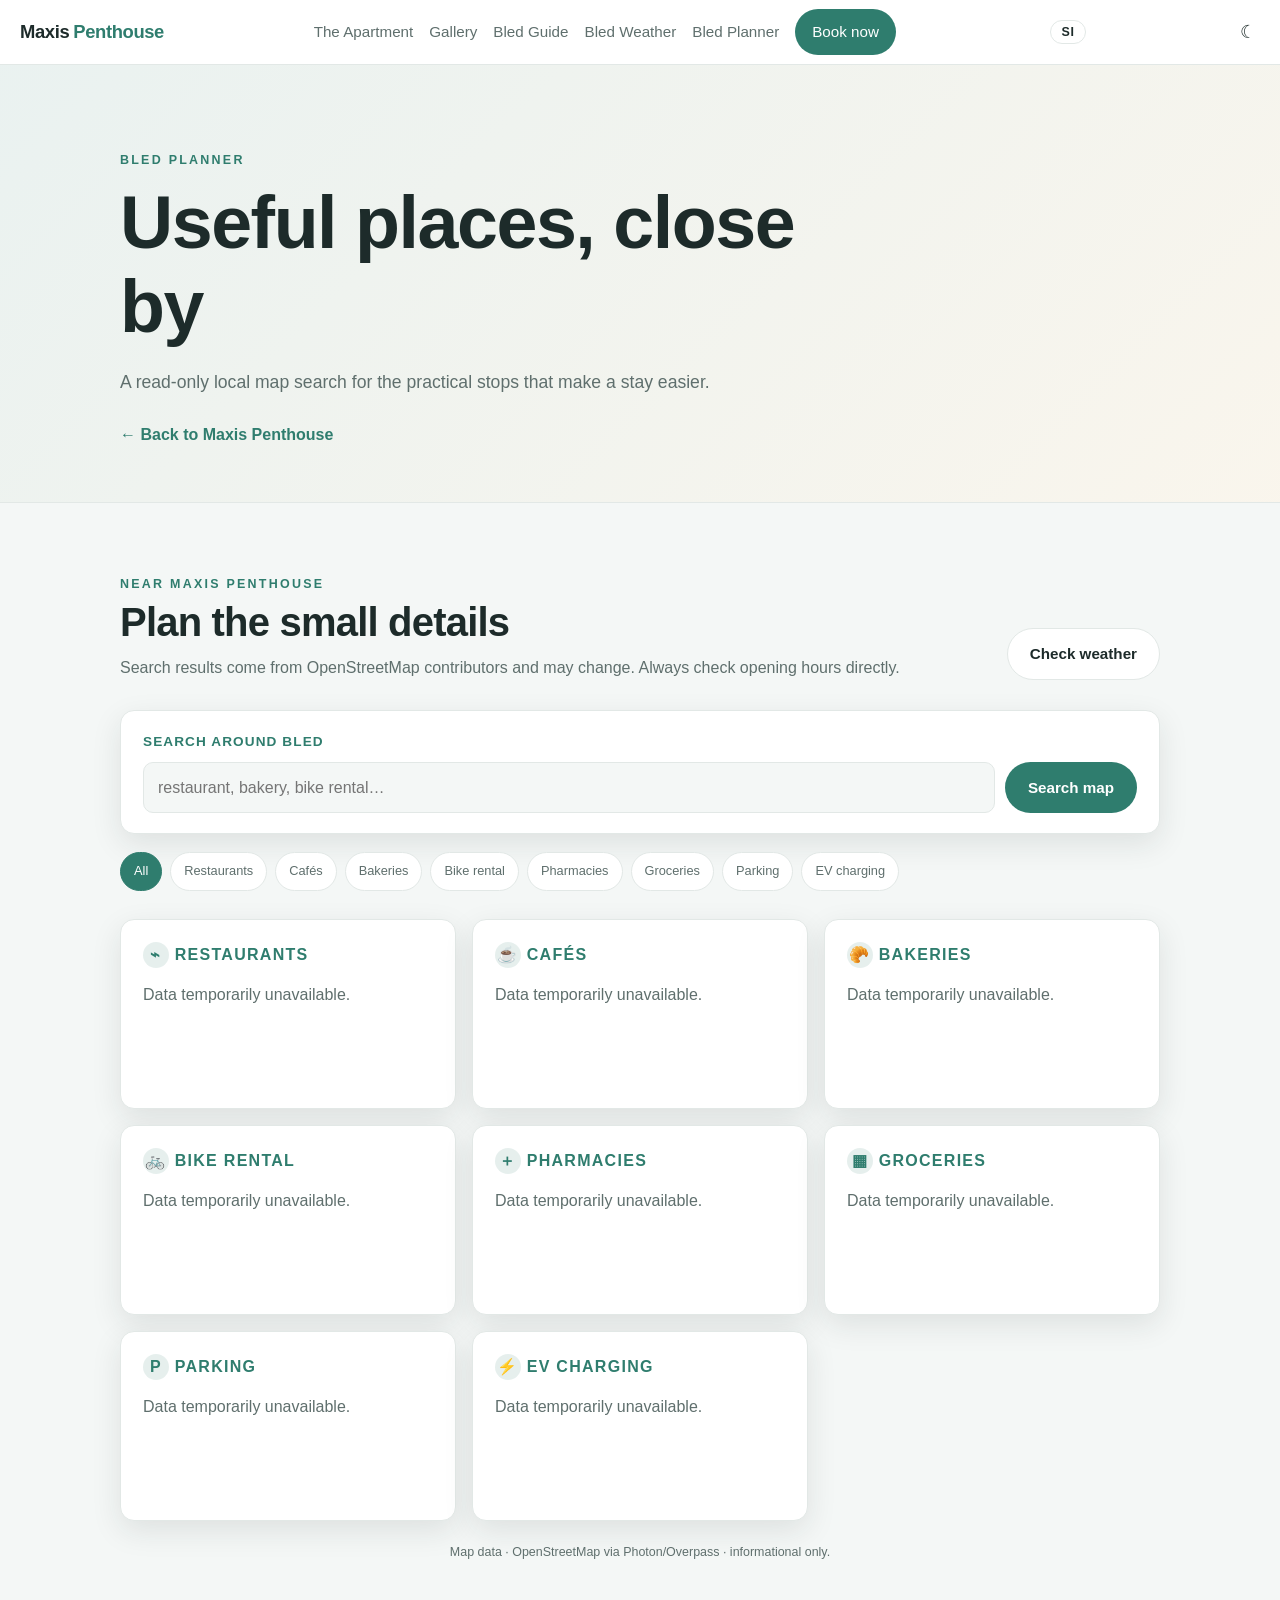
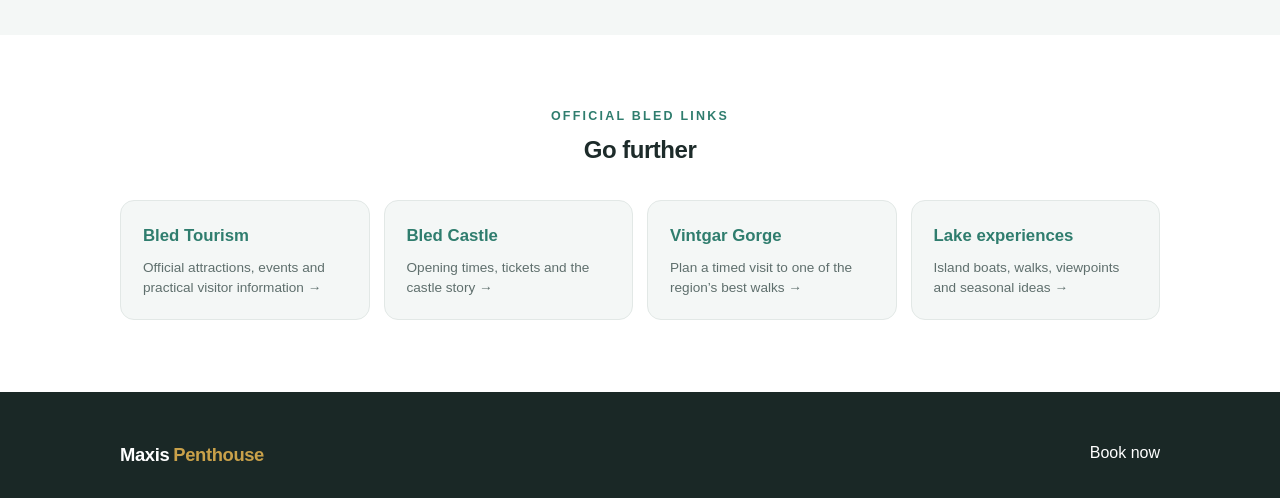
<file: bled-planner.html>
<!DOCTYPE html>
<html lang="en">
<head>
  <meta charset="UTF-8" /><meta name="viewport" content="width=device-width, initial-scale=1.0" />
  <title>Bled Planner | Maxis Penthouse</title>
  <meta name="description" content="Nearby places, practical stops and EV charging around Maxis Penthouse Bled." />
  <link rel="icon" type="image/svg+xml" href="favicon.svg" /><link rel="stylesheet" href="styles.css" />
  <script>(function(){var t=localStorage.getItem('theme');if(t)document.documentElement.setAttribute('data-theme',t);})();</script>
</head>
<body class="planner-page">
<header class="site-header"><div class="container nav">
  <a class="brand" href="index.html">Maxis<span>Penthouse</span></a>
  <nav class="nav-links" id="nav-links" aria-label="Main navigation">
    <a href="index.html#about" data-i18n="nav_apartment">The Apartment</a><a href="index.html#gallery" data-i18n="nav_gallery">Gallery</a><a href="bled-guide.html" data-i18n="nav_guide">Bled Guide</a><a href="weather.html" data-i18n="nav_weather">Bled Weather</a><a href="bled-planner.html" data-i18n="nav_planner">Bled Planner</a><a class="btn btn-primary" href="index.html#book" data-i18n="nav_book">Book now</a>
  </nav>
  <button class="lang-toggle" data-lang-toggle aria-label="Preklopi v slovenščino"><span data-lang-label>SI</span></button><button class="theme-toggle" id="theme-toggle" aria-label="Toggle dark mode"><span class="icon-moon">☾</span><span class="icon-sun">☀</span></button><button class="nav-toggle" id="nav-toggle" aria-label="Menu" aria-expanded="false" aria-controls="nav-links">☰</button>
</div></header>
<main>
  <section class="forecast-hero planner-hero"><div class="container"><p class="eyebrow" data-i18n="planner_eyebrow">Bled planner</p><h1 data-i18n="planner_h1">Useful places, close by</h1><p class="forecast-lead" data-i18n="planner_lead">A read-only local map search for the practical stops that make a stay easier.</p><a href="index.html" class="text-cta" data-i18n="weather_back">← Back to Maxis Penthouse</a></div></section>
  <section class="section section-alt planner-dashboard"><div class="container">
    <div class="planner-intro"><div><p class="eyebrow" data-i18n="planner_nearby">Near Maxis Penthouse</p><h2 data-i18n="planner_dashboard_h2">Plan the small details</h2><p class="muted" data-i18n="planner_note">Search results come from OpenStreetMap contributors and may change. Always check opening hours directly.</p></div><a class="btn btn-ghost" href="weather.html" data-i18n="planner_weather_link">Check weather</a></div>
    <form class="planner-search" id="planner-search"><label for="place-search" data-i18n="planner_search_label">Search around Bled</label><div><input id="place-search" type="search" placeholder="restaurant, bakery, bike rental…" data-i18n-ph="planner_search_placeholder" /><button class="btn btn-primary" type="submit" data-i18n="planner_search_button">Search map</button></div></form>
    <div class="planner-filters" id="planner-filters" aria-label="Place categories"></div>
    <div class="planner-grid" id="planner-grid" aria-live="polite"><p class="muted center forecast-loading" data-i18n="planner_loading">Finding useful places…</p></div>
    <p class="center muted live-note" data-i18n="planner_source">Map data · OpenStreetMap via Photon/Overpass · informational only.</p>
  </div></section>
  <section class="section"><div class="container"><div class="section-header center"><p class="eyebrow center" data-i18n="planner_links_eyebrow">Official Bled links</p><h2 class="center" data-i18n="planner_links_h2">Go further</h2></div><div class="planner-links-grid">
    <a class="planner-link-card" href="https://www.bled.si/en/" target="_blank" rel="noopener noreferrer"><strong data-i18n="planner_bled_tourism">Bled Tourism</strong><span data-i18n="planner_bled_tourism_detail">Official attractions, events and practical visitor information →</span></a>
    <a class="planner-link-card" href="https://www.blejski-grad.si/en/" target="_blank" rel="noopener noreferrer"><strong data-i18n="planner_castle">Bled Castle</strong><span data-i18n="planner_castle_detail">Opening times, tickets and the castle story →</span></a>
    <a class="planner-link-card" href="https://www.vintgar.si/en/" target="_blank" rel="noopener noreferrer"><strong data-i18n="planner_vintgar">Vintgar Gorge</strong><span data-i18n="planner_vintgar_detail">Plan a timed visit to one of the region’s best walks →</span></a>
    <a class="planner-link-card" href="https://www.bled.si/en/what-to-see-do/experiences/" target="_blank" rel="noopener noreferrer"><strong data-i18n="planner_experiences">Lake experiences</strong><span data-i18n="planner_experiences_detail">Island boats, walks, viewpoints and seasonal ideas →</span></a>
  </div></div></section>
</main>
<footer class="site-footer"><div class="container footer-inner"><a class="brand" href="index.html">Maxis<span>Penthouse</span></a><a href="index.html#book" data-i18n="nav_book">Book now</a></div></footer>
<script src="i18n.js"></script><script>
(function(){
  var lat=46.3683,lon=14.1036,grid=document.getElementById('planner-grid'),filters=document.getElementById('planner-filters'),active='all',lastResults=[],lang=function(){return window.maxisLang&&window.maxisLang()==='sl'?'sl':'en'};
  var groups=[{key:'food',icon:'⌁',query:'restaurant Bled Slovenia',en:'Restaurants',sl:'Restavracije'},{key:'coffee',icon:'☕',query:'cafe Bled Slovenia',en:'Cafés',sl:'Kavarne'},{key:'bakery',icon:'🥐',query:'bakery Bled Slovenia',en:'Bakeries',sl:'Pekarne'},{key:'bike',icon:'🚲',query:'bicycle rental Bled Slovenia',en:'Bike rental',sl:'Izposoja koles'},{key:'essentials',icon:'＋',query:'pharmacy Bled Slovenia',en:'Pharmacies',sl:'Lekarne'},{key:'grocery',icon:'▦',query:'supermarket Bled Slovenia',en:'Groceries',sl:'Trgovine'},{key:'parking',icon:'P',query:'parking Bled Slovenia',en:'Parking',sl:'Parkirišča'},{key:'charge',icon:'⚡',query:'electric vehicle charging station Bled Slovenia',en:'EV charging',sl:'EV polnilnice'}];
  function fetchJson(url){var c=new AbortController(),timer=setTimeout(function(){c.abort()},8000);return fetch(url,{headers:{Accept:'application/json'},signal:c.signal}).then(function(r){if(!r.ok)throw Error(r.status);return r.json()}).finally(function(){clearTimeout(timer)})}
  function distance(coords){var r=6371, p=Math.PI/180,dLat=(coords[1]-lat)*p,dLon=(coords[0]-lon)*p,a=Math.sin(dLat/2)**2+Math.cos(lat*p)*Math.cos(coords[1]*p)*Math.sin(dLon/2)**2;return r*2*Math.atan2(Math.sqrt(a),Math.sqrt(1-a))}
  function label(group){return lang()==='sl'?group.sl:group.en}
  function renderFilters(){filters.innerHTML='';[['all','All','Vse']].concat(groups.map(function(g){return[g.key,g.en,g.sl]})).forEach(function(x){var b=document.createElement('button');b.type='button';b.className='filter-btn'+(active===x[0]?' active':'');b.textContent=lang()==='sl'?x[2]:x[1];b.onclick=function(){active=x[0];renderFilters();render()};filters.appendChild(b)})}
  function render(){grid.innerHTML='';var shown=lastResults.filter(function(g){return active==='all'||g.key===active});shown.forEach(function(g){var card=document.createElement('article');card.className='planner-card';var h=document.createElement('h2');h.innerHTML='<span>'+g.icon+'</span> '+label(g);card.appendChild(h);var list=document.createElement('div');list.className='planner-results';if(!g.items.length){var empty=document.createElement('p');empty.className='muted';empty.textContent=lang()==='sl'?'Podatki trenutno niso na voljo.':'Data temporarily unavailable.';list.appendChild(empty)}g.items.slice(0,5).forEach(function(item){var p=item.properties||{},coords=item.geometry&&item.geometry.coordinates,n=distance(coords),name=p.name||p.operator||p.brand||p.street||(lang()==='sl'?'Neimenovan kraj':'Unnamed place'),line=document.createElement('div');line.className='planner-result';var a=document.createElement('a');a.target='_blank';a.rel='noopener noreferrer';a.href=coords?'https://www.openstreetmap.org/?mlat='+coords[1]+'&mlon='+coords[0]+'#map=18/'+coords[1]+'/'+coords[0]:'#';a.textContent=name;line.appendChild(a);var detail=document.createElement('small');detail.textContent=(n<1?(Math.round(n*1000)+' m'):n.toFixed(1)+' km')+' · '+([p.street,p.housenumber,p.city].filter(Boolean).join(' ')||(p.capacity?(p.capacity+' '+(lang()==='sl'?'polnilnih mest':'charging points')):(lang()==='sl'?'Odpri zemljevid za podrobnosti':'Open map for details')));line.appendChild(detail);var route=document.createElement('a');route.className='planner-route';route.target='_blank';route.rel='noopener noreferrer';route.href='https://www.openstreetmap.org/directions?engine=fossgis_osrm_car&route='+lat+','+lon+';'+coords[1]+','+coords[0];route.textContent=lang()==='sl'?'Pot →':'Route →';line.appendChild(route);list.appendChild(line)});card.appendChild(list);grid.appendChild(card)})}
  function loadGroups(){grid.innerHTML='<p class="muted center forecast-loading">'+(lang()==='sl'?'Iščemo uporabne kraje …':'Finding useful places…')+'</p>';Promise.all(groups.map(function(g){var url=g.key==='charge'?'https://overpass-api.de/api/interpreter?data='+encodeURIComponent('[out:json][timeout:12];(node["amenity"="charging_station"](46.25,13.90,46.55,14.35);way["amenity"="charging_station"](46.25,13.90,46.55,14.35););out center;'):'https://photon.komoot.io/api/?q='+encodeURIComponent(g.query)+'&limit=8';return fetchJson(url).then(function(x){if(g.key==='charge'){g.items=(x.elements||[]).map(function(e){var c=e.center||{lat:e.lat,lon:e.lon};return {properties:e.tags||{},geometry:{coordinates:[c.lon,c.lat]}}}).filter(function(f){return f.geometry.coordinates[0]&&f.geometry.coordinates[1]})}else{g.items=(x.features||[]).filter(function(f){return f.geometry&&f.geometry.coordinates})}g.items.sort(function(a,b){return distance(a.geometry.coordinates)-distance(b.geometry.coordinates)});return g}).catch(function(){g.items=[];return g})})).then(function(x){lastResults=x;renderFilters();render()})}
  document.getElementById('planner-search').addEventListener('submit',function(e){e.preventDefault();var q=document.getElementById('place-search').value.trim();if(!q)return;var g={key:'search',icon:'⌕',en:'Search results',sl:'Rezultati iskanja',items:[]};fetchJson('https://photon.komoot.io/api/?q='+encodeURIComponent(q+' Bled Slovenia')+'&limit=12').then(function(x){g.items=(x.features||[]).filter(function(f){return f.geometry&&f.geometry.coordinates}).sort(function(a,b){return distance(a.geometry.coordinates)-distance(b.geometry.coordinates)});lastResults=[g];active='search';renderFilters();render()}).catch(function(){g.items=[];lastResults=[g];active='search';renderFilters();render()})});
  window.addEventListener('maxis:languagechange',function(){renderFilters();render()});loadGroups();
  var themeToggle=document.getElementById('theme-toggle');themeToggle.addEventListener('click',function(){var dark=document.documentElement.getAttribute('data-theme')==='dark';if(dark){document.documentElement.removeAttribute('data-theme');localStorage.removeItem('theme')}else{document.documentElement.setAttribute('data-theme','dark');localStorage.setItem('theme','dark')}});var navToggle=document.getElementById('nav-toggle'),navLinks=document.getElementById('nav-links');navToggle.addEventListener('click',function(){var open=navLinks.classList.toggle('open');navToggle.setAttribute('aria-expanded',open)});
})();
</script></body></html>
</file>
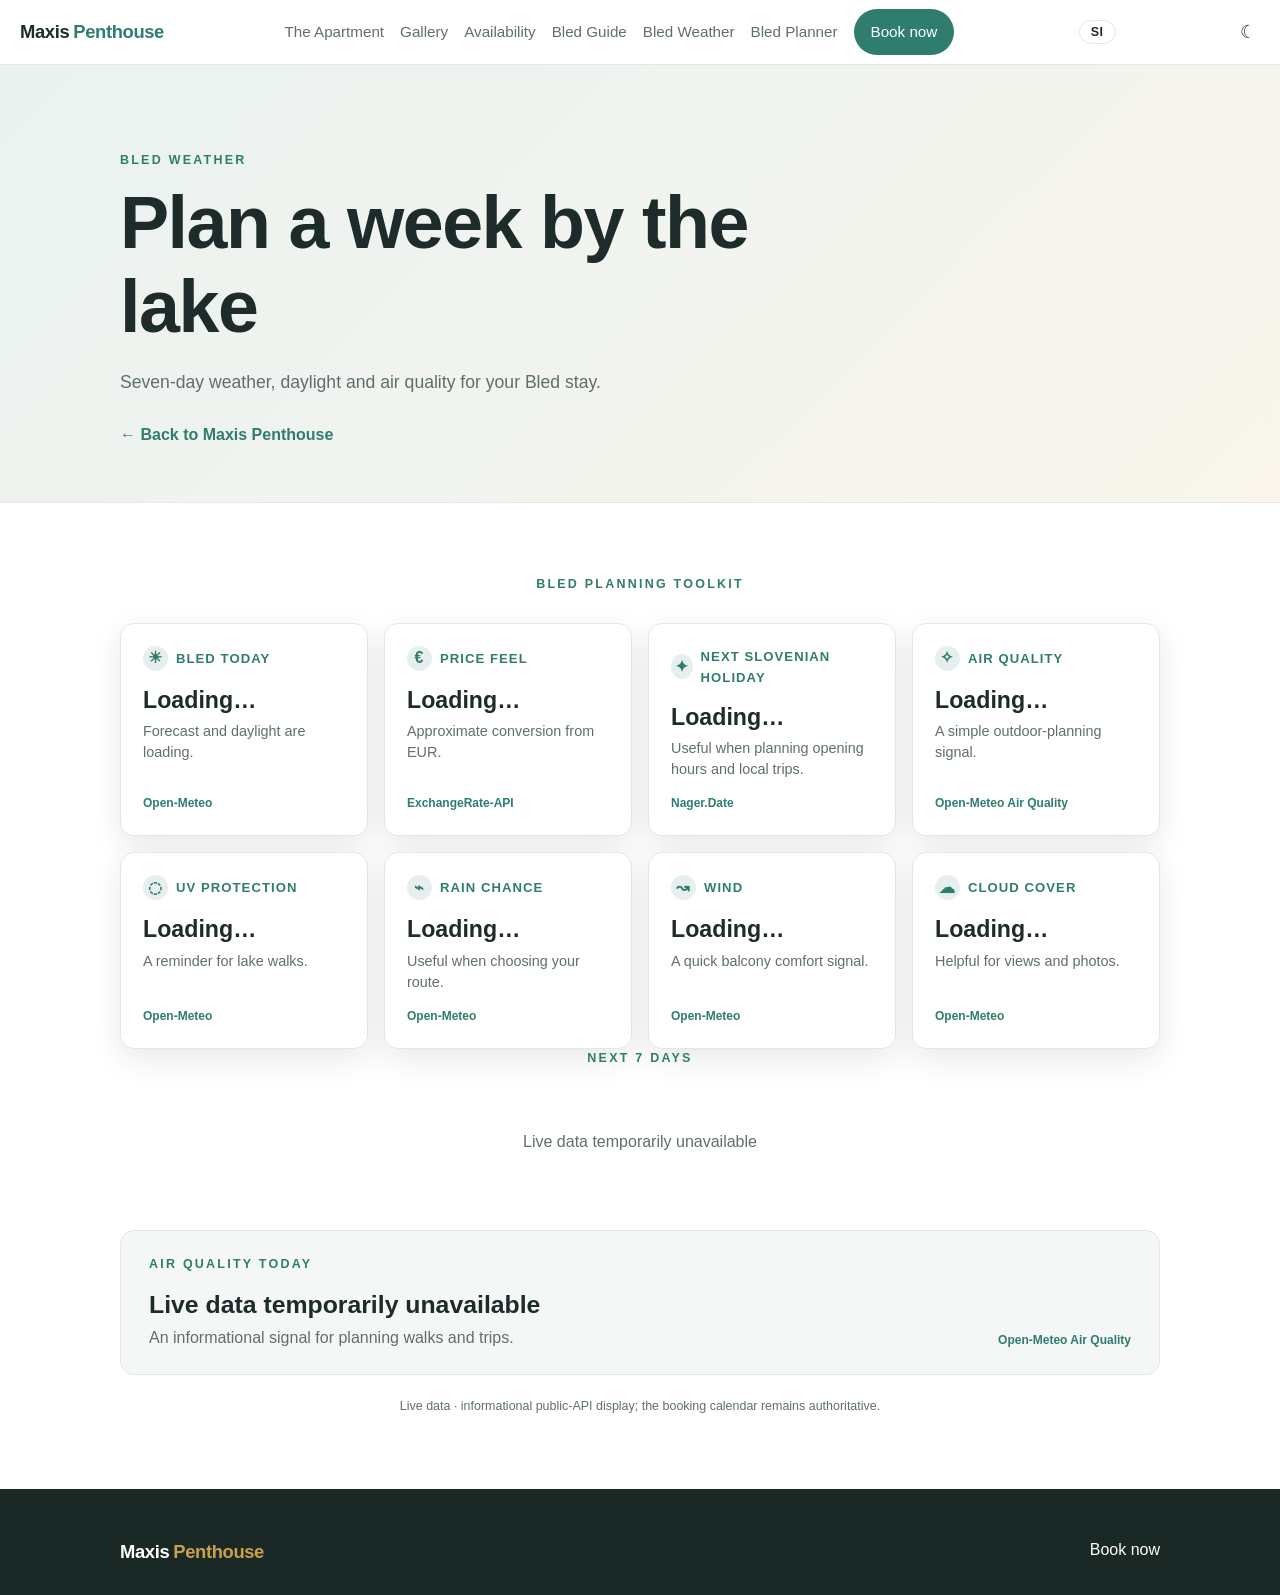
<file: weather.html>
<!DOCTYPE html>
<html lang="en">
<head>
  <meta charset="UTF-8" />
  <meta name="viewport" content="width=device-width, initial-scale=1.0" />
  <title>Bled Weather | Maxis Penthouse</title>
  <meta name="description" content="Seven-day weather, daylight and air-quality preview for your stay at Maxis Penthouse Bled." />
  <link rel="icon" type="image/svg+xml" href="favicon.svg" />
  <link rel="stylesheet" href="styles.css" />
  <script>
    (function(){var t=localStorage.getItem('theme');if(t)document.documentElement.setAttribute('data-theme',t);else if(window.matchMedia('(prefers-color-scheme:dark)').matches)document.documentElement.setAttribute('data-theme','dark');})();
  </script>
</head>
<body class="forecast-page">
  <header class="site-header">
    <div class="container nav">
      <a class="brand" href="index.html">Maxis<span>Penthouse</span></a>
      <nav class="nav-links" id="nav-links" aria-label="Main navigation">
        <a href="index.html#about" data-i18n="nav_apartment">The Apartment</a>
        <a href="index.html#gallery" data-i18n="nav_gallery">Gallery</a>
        <a href="index.html#availability" data-i18n="nav_availability">Availability</a>
        <a href="bled-guide.html" data-i18n="nav_guide">Bled Guide</a>
        <a href="weather.html" data-i18n="nav_weather">Bled Weather</a>
        <a href="bled-planner.html" data-i18n="nav_planner">Bled Planner</a>
        <a class="btn btn-primary" href="index.html#book" data-i18n="nav_book">Book now</a>
      </nav>
      <button class="lang-toggle" data-lang-toggle aria-label="Preklopi v slovenščino"><span data-lang-label>SI</span></button>
      <button class="theme-toggle" id="theme-toggle" aria-label="Toggle dark mode"><span class="icon-moon">☾</span><span class="icon-sun">☀</span></button>
      <button class="nav-toggle" id="nav-toggle" aria-label="Menu" aria-expanded="false" aria-controls="nav-links">☰</button>
    </div>
  </header>

  <main>
    <section class="forecast-hero">
      <div class="container">
        <p class="eyebrow" data-i18n="weather_eyebrow">Bled weather</p>
        <h1 data-i18n="weather_h1">Plan a week by the lake</h1>
        <p class="forecast-lead" data-i18n="weather_lead">Seven-day weather, daylight and air quality for your Bled stay.</p>
        <a href="index.html" class="text-cta" data-i18n="weather_back">← Back to Maxis Penthouse</a>
      </div>
    </section>

    <section class="section">
      <div class="container">
        <p class="eyebrow center" data-i18n="weather_tools_eyebrow">Bled planning toolkit</p>
        <div class="live-grid weather-tools-grid" aria-live="polite">
          <article class="live-card"><div class="live-card-heading"><span class="live-icon">☀</span><span data-i18n="live_weather_title">Bled today</span></div><strong class="live-value" id="tool-weather-value">Loading…</strong><p class="live-detail" id="tool-weather-detail">Forecast and daylight are loading.</p><a class="live-source" href="https://open-meteo.com/" target="_blank" rel="noopener noreferrer">Open-Meteo</a></article>
          <article class="live-card"><div class="live-card-heading"><span class="live-icon">€</span><span data-i18n="live_currency_title">Price feel</span></div><strong class="live-value" id="tool-currency-value">Loading…</strong><p class="live-detail" id="tool-currency-detail">Approximate conversion from EUR.</p><a class="live-source" href="https://www.exchangerate-api.com/docs/free" target="_blank" rel="noopener noreferrer">ExchangeRate-API</a></article>
          <article class="live-card"><div class="live-card-heading"><span class="live-icon">✦</span><span data-i18n="live_holiday_title">Next Slovenian holiday</span></div><strong class="live-value" id="tool-holiday-value">Loading…</strong><p class="live-detail" id="tool-holiday-detail">Useful when planning opening hours and local trips.</p><a class="live-source" href="https://date.nager.at/" target="_blank" rel="noopener noreferrer">Nager.Date</a></article>
          <article class="live-card"><div class="live-card-heading"><span class="live-icon">✧</span><span data-i18n="live_air_title">Air quality</span></div><strong class="live-value" id="tool-air-value">Loading…</strong><p class="live-detail" id="tool-air-detail">A simple outdoor-planning signal.</p><a class="live-source" href="https://open-meteo.com/en/docs/air-quality-api" target="_blank" rel="noopener noreferrer">Open-Meteo Air Quality</a></article>
          <article class="live-card"><div class="live-card-heading"><span class="live-icon">◌</span><span data-i18n="live_uv_title">UV protection</span></div><strong class="live-value" id="tool-uv-value">Loading…</strong><p class="live-detail" id="tool-uv-detail">A reminder for lake walks.</p><a class="live-source" href="https://open-meteo.com/en/docs" target="_blank" rel="noopener noreferrer">Open-Meteo</a></article>
          <article class="live-card"><div class="live-card-heading"><span class="live-icon">⌁</span><span data-i18n="live_rain_title">Rain chance</span></div><strong class="live-value" id="tool-rain-value">Loading…</strong><p class="live-detail" id="tool-rain-detail">Useful when choosing your route.</p><a class="live-source" href="https://open-meteo.com/en/docs" target="_blank" rel="noopener noreferrer">Open-Meteo</a></article>
          <article class="live-card"><div class="live-card-heading"><span class="live-icon">↝</span><span data-i18n="live_wind_title">Wind</span></div><strong class="live-value" id="tool-wind-value">Loading…</strong><p class="live-detail" id="tool-wind-detail">A quick balcony comfort signal.</p><a class="live-source" href="https://open-meteo.com/en/docs" target="_blank" rel="noopener noreferrer">Open-Meteo</a></article>
          <article class="live-card"><div class="live-card-heading"><span class="live-icon">☁</span><span data-i18n="live_cloud_title">Cloud cover</span></div><strong class="live-value" id="tool-cloud-value">Loading…</strong><p class="live-detail" id="tool-cloud-detail">Helpful for views and photos.</p><a class="live-source" href="https://open-meteo.com/en/docs" target="_blank" rel="noopener noreferrer">Open-Meteo</a></article>
        </div>
        <p class="eyebrow center weather-forecast-label" data-i18n="weather_forecast">Next 7 days</p>
        <div class="forecast-grid" id="forecast-grid" aria-live="polite">
          <p class="muted center forecast-loading">Loading the forecast…</p>
        </div>
        <article class="air-summary" id="weather-air-summary">
          <div>
            <p class="eyebrow" data-i18n="weather_air_title">Air quality today</p>
            <strong id="weather-air-value">Loading…</strong>
            <p class="muted" id="weather-air-detail" data-i18n="weather_air_detail">An informational signal for planning walks and trips.</p>
          </div>
          <a class="live-source" href="https://open-meteo.com/en/docs/air-quality-api" target="_blank" rel="noopener noreferrer">Open-Meteo Air Quality</a>
        </article>
        <p class="center muted live-note" data-i18n="weather_source_note">Live data · informational public-API display; the booking calendar remains authoritative.</p>
      </div>
    </section>
  </main>

  <footer class="site-footer">
    <div class="container footer-inner">
      <a class="brand" href="index.html">Maxis<span>Penthouse</span></a>
      <a href="index.html#book" data-i18n="nav_book">Book now</a>
    </div>
  </footer>

  <script src="i18n.js"></script>
  <script>
    (function(){
      var lat='46.3683', lon='14.1036', grid=document.getElementById('forecast-grid');
      var state={forecast:null,air:null,currency:null,holiday:null};
      var copy={en:{loading:'Loading the forecast…',unavailable:'Live data temporarily unavailable',high:'High',low:'Low',sunrise:'Sunrise',sunset:'Sunset',aqi:'AQI',good:'Good',moderate:'Moderate',wind:'Wind',cloud:'Cloud cover',rain:'Rain chance'},sl:{loading:'Nalaganje napovedi …',unavailable:'Podatki v živo začasno niso na voljo',high:'Najvišja',low:'Najnižja',sunrise:'Sončni vzhod',sunset:'Sončni zahod',aqi:'AQI',good:'Dobro',moderate:'Zmerno',wind:'Veter',cloud:'Oblačnost',rain:'Možnost dežja'}};
      function lang(){return window.maxisLang&&window.maxisLang()==='sl'?'sl':'en';}
      function t(){return copy[lang()];}
      function fetchJson(url){var c=new AbortController(), timer=setTimeout(function(){c.abort();},8000);return fetch(url,{signal:c.signal,headers:{Accept:'application/json'}}).then(function(r){if(!r.ok)throw new Error('HTTP '+r.status);return r.json();}).finally(function(){clearTimeout(timer);});}
      function dayLabel(date){return new Intl.DateTimeFormat(lang()==='sl'?'sl-SI':'en-GB',{weekday:'short',day:'numeric',month:'short'}).format(new Date(date+'T12:00:00'));}
      function time(value){return value?(String(value).split('T')[1]||value).slice(0,5):'—';}
      function weather(code){var en={0:'Clear',1:'Mainly clear',2:'Partly cloudy',3:'Overcast',45:'Fog',51:'Drizzle',61:'Rain',63:'Rain',65:'Heavy rain',71:'Snow',73:'Snow',80:'Showers',95:'Storm'};var sl={0:'Jasno',1:'Pretežno jasno',2:'Delno oblačno',3:'Oblačno',45:'Megla',51:'Rahel dež',61:'Dež',63:'Dež',65:'Močan dež',71:'Sneg',73:'Sneg',80:'Plohe',95:'Nevihta'};return (lang()==='sl'?sl:en)[code]||(lang()==='sl'?'Spremenljivo':'Mixed');}
      function render(){
        var c=t(), d=state.forecast&&state.forecast.daily;
        if(!d){grid.innerHTML='<p class="muted center forecast-loading">'+c.unavailable+'</p>';}else{
          grid.innerHTML='';
          d.time.forEach(function(date,i){
            var card=document.createElement('article');card.className='forecast-card';
            var title=document.createElement('h3');title.textContent=dayLabel(date);card.appendChild(title);
            var condition=document.createElement('p');condition.className='forecast-condition';condition.textContent=weather(d.weather_code[i]);card.appendChild(condition);
            var temps=document.createElement('strong');temps.className='forecast-temps';temps.textContent=c.high+' '+d.temperature_2m_max[i]+'° · '+c.low+' '+d.temperature_2m_min[i]+'°';card.appendChild(temps);
            var light=document.createElement('p');light.className='forecast-light';light.textContent='☼ '+c.sunrise+' '+time(d.sunrise[i])+' · ☾ '+c.sunset+' '+time(d.sunset[i]);card.appendChild(light);
            grid.appendChild(card);
          });
        }
        var air=state.air&&state.air.current;
        if(air){var aqi=air.us_aqi;document.getElementById('weather-air-value').textContent=c.aqi+' '+(aqi??'—')+' · '+(aqi<=50?c.good:c.moderate);document.getElementById('weather-air-detail').textContent=(air.pm2_5??'—')+' μg/m³ PM2.5 · '+(lang()==='sl'?'Preprost signal za načrtovanje sprehodov.':'A simple signal for planning walks.');}
        else if(state.air){document.getElementById('weather-air-value').textContent=c.unavailable;}
        renderTools();
      }
      function renderTools(){
        var c=t(), f=state.forecast, cur=f&&f.current, d=f&&f.daily, air=state.air&&state.air.current;
        function set(id,value,detail){document.getElementById(id).textContent=value; if(detail)document.getElementById(id.replace('-value','-detail')).textContent=detail;}
        if(cur){set('tool-weather-value',(cur.temperature_2m??'—')+'°C · '+weather(cur.weather_code),c.high+' '+(d.temperature_2m_max?.[0]??'—')+'°C · '+c.low+' '+(d.temperature_2m_min?.[0]??'—')+'°C · '+c.sunrise+' '+time(d.sunrise?.[0])+' · '+c.sunset+' '+time(d.sunset?.[0]));set('tool-uv-value','UV '+(cur.uv_index??'—'),cur.uv_index>=6?(lang()==='sl'?'Visoka izpostavljenost · uporabi zaščito.':'High exposure · use sun protection.'):cur.uv_index>=3?(lang()==='sl'?'Zmerna izpostavljenost · prijeten čas zunaj.':'Moderate exposure · a pleasant time outside.'):(lang()==='sl'?'Nizko · prijeten čas zunaj.':'Low · a pleasant time outside.'));set('tool-rain-value',(d.precipitation_probability_max?.[0]??'—')+'%',c.rain+' · '+(lang()==='sl'?'danes.':'today.'));set('tool-wind-value',(cur.wind_speed_10m??'—')+' km/h',c.wind+' · '+(cur.wind_direction_10m??'—')+'° '+(lang()==='sl'?'smer.':'direction.'));set('tool-cloud-value',(cur.cloud_cover??'—')+'%',c.cloud+' · '+(lang()==='sl'?'koristno za razglede in fotografije.':'useful context for views and photos.'));}
        if(air){var aqi=air.us_aqi;set('tool-air-value',c.aqi+' '+(aqi??'—')+' · '+(aqi<=50?c.good:c.moderate),(air.pm2_5??'—')+' μg/m³ PM2.5 · '+(lang()==='sl'?'Preprost signal za načrtovanje sprehodov.':'A simple outdoor-planning signal.'));}
        var fx=state.currency, rates=fx&&fx.rates;if(rates)set('tool-currency-value','€100 ≈ $'+(rates.USD?(100*rates.USD).toFixed(0):'—')+' · £'+(rates.GBP?(100*rates.GBP).toFixed(0):'—'),(lang()==='sl'?'Tudi CHF ':'Also CHF ')+(rates.CHF?(100*rates.CHF).toFixed(0):'—')+' · '+(lang()==='sl'?'samo okvirna pretvorba.':'indicative conversion only.'));
        var h=state.holiday&&state.holiday.next;if(h)set('tool-holiday-value',h.localName||h.name||(lang()==='sl'?'Prihajajoči praznik':'Upcoming holiday'),(h.date|| (lang()==='sl'?'Datum ni znan':'Date unavailable'))+' · '+(lang()==='sl'?'Pred potovanjem preveri odpiralni čas.':'Check opening hours before travelling.'));
      }
      var forecastUrl='https://api.open-meteo.com/v1/forecast?latitude='+lat+'&longitude='+lon+'&current=temperature_2m,weather_code,uv_index,wind_speed_10m,wind_direction_10m,cloud_cover&daily=weather_code,temperature_2m_max,temperature_2m_min,sunrise,sunset,precipitation_probability_max&timezone=Europe%2FLjubljana&forecast_days=7';
      var airUrl='https://air-quality-api.open-meteo.com/v1/air-quality?latitude='+lat+'&longitude='+lon+'&current=us_aqi,pm2_5&timezone=Europe%2FLjubljana';
      var currencyUrl='https://open.er-api.com/v6/latest/EUR';
      var holidayUrl='https://date.nager.at/api/v3/NextPublicHolidays/SI';
      fetchJson(forecastUrl).then(function(x){state.forecast=x;render();}).catch(function(){state.forecast={error:true};render();});
      fetchJson(airUrl).then(function(x){state.air=x;render();}).catch(function(){state.air={error:true};render();});
      fetchJson(currencyUrl).then(function(x){state.currency=x;render();}).catch(function(){state.currency={error:true};render();});
      fetchJson(holidayUrl).then(function(x){if(!Array.isArray(x)||!x[0])throw new Error('no holiday');state.holiday={next:x[0]};render();}).catch(function(){state.holiday={error:true};render();});
      window.addEventListener('maxis:languagechange',render);
      var themeToggle=document.getElementById('theme-toggle');
      themeToggle.addEventListener('click',function(){var dark=document.documentElement.getAttribute('data-theme')==='dark';if(dark){document.documentElement.removeAttribute('data-theme');localStorage.removeItem('theme');}else{document.documentElement.setAttribute('data-theme','dark');localStorage.setItem('theme','dark');}});
      var navToggle=document.getElementById('nav-toggle'), navLinks=document.getElementById('nav-links');
      navToggle.addEventListener('click',function(){var open=navLinks.classList.toggle('open');navToggle.setAttribute('aria-expanded',open);});
    })();
  </script>
</body>
</html>
</file>
<file: styles.css>
:root{
  --bg:#ffffff;
  --bg-alt:#f4f7f6;
  --ink:#1d2b2a;
  --muted:#5f6f6d;
  --accent:#2f7d6e;
  --accent-dark:#225c51;
  --gold:#c9a14a;
  --line:#e2e8e6;
  --radius:14px;
  --shadow:0 10px 30px rgba(29,43,42,.10);
  --maxw:1080px;
}
[data-theme="dark"]{
  --bg:#0f1716;
  --bg-alt:#172321;
  --ink:#e2ebe8;
  --muted:#8a9d9a;
  --accent:#4db89e;
  --accent-dark:#3a9a82;
  --gold:#d4b05c;
  --line:#263533;
  --shadow:0 10px 30px rgba(0,0,0,.30);
}
*{box-sizing:border-box;margin:0;padding:0}
html{scroll-behavior:smooth}
body{
  font-family:-apple-system,BlinkMacSystemFont,"Segoe UI",Roboto,Helvetica,Arial,sans-serif;
  color:var(--ink);background:var(--bg);line-height:1.6;
  -webkit-font-smoothing:antialiased;
}
.container{max-width:var(--maxw);margin:0 auto;padding:0 20px}
h1,h2,h3{line-height:1.15;font-weight:700;letter-spacing:-.02em}
a{color:inherit;text-decoration:none}
img{max-width:100%;height:auto;display:block}
.muted{color:var(--muted)}
.center{text-align:center}
.eyebrow{text-transform:uppercase;letter-spacing:.18em;font-size:.78rem;font-weight:700;color:var(--accent);margin-bottom:.6rem}
.eyebrow.center{text-align:center}

.skip-link{position:absolute;top:-100%;left:16px;z-index:200;background:var(--accent);color:#fff;padding:10px 18px;border-radius:0 0 8px 8px;font-weight:600;font-size:.9rem}
.skip-link:focus{top:0}

.btn{display:inline-block;padding:13px 22px;border-radius:999px;font-weight:600;font-size:.95rem;cursor:pointer;border:1px solid transparent;transition:.2s}
.btn:focus-visible{outline:3px solid var(--accent);outline-offset:3px}
.btn-primary{background:var(--accent);color:#fff}
.btn-primary:hover{background:var(--accent-dark);transform:translateY(-1px)}
.btn-ghost{border-color:var(--line);color:var(--ink);background:#fff}
.btn-ghost:hover{border-color:var(--accent);color:var(--accent);transform:translateY(-1px)}
[data-theme="dark"] .btn-ghost{background:transparent}
.btn-block{width:100%;text-align:center}

.text-cta{color:var(--accent);font-weight:600;display:inline-block;margin-top:8px}
.text-cta:hover{text-decoration:underline}

.site-header{position:sticky;top:0;z-index:20;background:rgba(255,255,255,.92);backdrop-filter:blur(10px);border-bottom:1px solid var(--line)}
[data-theme="dark"] .site-header{background:rgba(15,23,22,.92)}
.site-header .container{max-width:none}
.nav{display:flex;align-items:center;justify-content:space-between;gap:12px;height:64px}
.brand{font-weight:800;font-size:1.15rem;letter-spacing:-.02em}
.brand span{color:var(--accent);margin-left:4px;font-weight:600}
.nav-links{display:flex;align-items:center;gap:16px;flex-wrap:nowrap}
.nav-links a{font-size:.95rem;color:var(--muted);font-weight:500;white-space:nowrap}
.nav-links a:hover{color:var(--ink)}
.nav-links .btn-primary{color:#fff;margin-left:0}
.nav-links .btn-ghost{color:var(--ink);background:transparent;border-color:var(--accent)}
.nav-links .btn{white-space:nowrap;flex-shrink:0;padding:10px 16px}
.nav-links .btn + .btn{margin-left:8px}
.nav-links .btn:focus-visible{outline:3px solid var(--accent);outline-offset:3px}
.nav-toggle{display:none;background:none;border:none;font-size:1.5rem;cursor:pointer;color:var(--ink)}
.nav-toggle:focus-visible{outline:3px solid var(--accent);outline-offset:3px}

.theme-toggle{background:none;border:none;cursor:pointer;font-size:1.15rem;padding:4px;color:var(--ink);line-height:1;transition:transform .3s}
.lang-toggle{background:none;border:1px solid var(--line);border-radius:20px;cursor:pointer;font-size:.78rem;font-weight:600;padding:5px 11px;color:var(--ink);line-height:1;letter-spacing:.04em}
.lang-toggle:hover{border-color:var(--accent);color:var(--accent)}
.lang-toggle:focus-visible{outline:3px solid var(--accent);outline-offset:3px;border-radius:20px}
.nav-actions,.lang-toggle{margin-left:4px}
.theme-toggle:hover{transform:rotate(30deg)}
.theme-toggle:focus-visible{outline:3px solid var(--accent);outline-offset:3px;border-radius:4px}
.theme-toggle .icon-sun,.theme-toggle .icon-moon{display:none}
[data-theme="dark"] .theme-toggle .icon-sun{display:inline}
:not([data-theme="dark"]) .theme-toggle .icon-moon{display:inline}

.hero{position:relative;min-height:82vh;display:flex;align-items:center;overflow:hidden}
.hero-photo{position:absolute;inset:0;width:100%;height:100%;object-fit:cover}
.hero-overlay{position:absolute;inset:0;background:linear-gradient(90deg,rgba(20,30,29,.6),transparent 70%)}
.hero-inner{position:relative;padding:80px 20px;max-width:680px;color:#fff}
.hero h1{font-size:clamp(2.2rem,6vw,3.6rem);margin:.2rem 0 .8rem;color:#fff;text-shadow:0 2px 18px rgba(0,0,0,.25)}
.hero .eyebrow{color:#d9efe9}
.lead{font-size:1.1rem;max-width:560px;color:#eef5f3;text-shadow:0 1px 10px rgba(0,0,0,.2)}
.hero-cta{display:flex;gap:12px;margin-top:1.6rem;flex-wrap:wrap}

.facts{background:var(--accent);color:#fff}
.facts-grid{display:grid;grid-template-columns:repeat(4,1fr);gap:10px;padding:26px 20px;text-align:center}
.fact{display:flex;flex-direction:column;gap:2px}
.fact-num{font-size:1.5rem;font-weight:800}
.fact-label{font-size:.8rem;opacity:.9;text-transform:uppercase;letter-spacing:.08em}

.live-stay-section{border-bottom:1px solid var(--line)}
.live-grid{display:grid;grid-template-columns:repeat(4,1fr);gap:16px;margin:28px auto 0;max-width:1040px}
.live-card{background:var(--bg);border:1px solid var(--line);border-radius:var(--radius);padding:22px;box-shadow:var(--shadow);min-height:178px;display:flex;flex-direction:column;align-items:flex-start}
.live-card-heading{display:flex;align-items:center;gap:8px;color:var(--accent);font-size:.82rem;font-weight:700;text-transform:uppercase;letter-spacing:.08em}
.live-icon{display:inline-flex;width:25px;height:25px;align-items:center;justify-content:center;border-radius:50%;background:rgba(47,125,110,.12);font-size:1rem}
.live-value{display:block;margin-top:16px;font-size:1.45rem;line-height:1.15;color:var(--ink)}
.live-detail{margin-top:8px;color:var(--muted);font-size:.9rem;line-height:1.45}
.live-source{margin-top:auto;padding-top:14px;color:var(--accent);font-size:.75rem;font-weight:600}
.live-source:hover{text-decoration:underline}
.live-note{font-size:.78rem;margin:22px auto 0;max-width:720px}

.forecast-hero{padding:86px 0 54px;background:linear-gradient(135deg,rgba(47,125,110,.10),rgba(201,161,74,.10));border-bottom:1px solid var(--line)}
.forecast-hero h1{max-width:720px;font-size:clamp(2.4rem,6vw,4.6rem);margin-bottom:18px}
.forecast-lead{max-width:650px;font-size:1.1rem;color:var(--muted);margin-bottom:18px}
.forecast-grid{display:grid;grid-template-columns:repeat(7,minmax(130px,1fr));gap:12px;margin:28px 0;overflow-x:auto;padding-bottom:8px}
.forecast-card{background:var(--bg-alt);border:1px solid var(--line);border-radius:var(--radius);padding:18px 14px;min-width:130px;min-height:182px;box-shadow:var(--shadow)}
.forecast-card h3{font-size:.95rem;color:var(--accent);margin-bottom:18px}
.forecast-condition{font-size:.82rem;color:var(--muted);min-height:42px}
.forecast-temps{display:block;font-size:.92rem;line-height:1.35;margin-top:12px}
.forecast-light{font-size:.72rem;color:var(--muted);line-height:1.5;margin-top:14px}
.forecast-loading{grid-column:1/-1;padding:32px}
.air-summary{display:flex;align-items:center;justify-content:space-between;gap:24px;margin-top:36px;padding:24px 28px;background:var(--bg-alt);border:1px solid var(--line);border-radius:var(--radius)}
.air-summary strong{display:block;font-size:1.55rem;margin-top:5px}
.air-summary .live-source{padding:0;white-space:nowrap}
.planner-grid{display:grid;grid-template-columns:repeat(3,1fr);gap:16px;max-width:1040px;margin:28px auto 0}
.planner-card{background:var(--bg);border:1px solid var(--line);border-radius:var(--radius);padding:22px;box-shadow:var(--shadow);min-height:190px}
.planner-card h2{font-size:1rem;color:var(--accent);text-transform:uppercase;letter-spacing:.08em;margin-bottom:14px}
.planner-card h2 span{display:inline-flex;width:26px;height:26px;align-items:center;justify-content:center;border-radius:50%;background:rgba(47,125,110,.12);font-size:1rem}
.planner-results{display:grid;gap:10px}.planner-result{display:grid;gap:2px;border-bottom:1px solid var(--line);padding-bottom:8px}.planner-result:last-child{border-bottom:0}.planner-result a{color:var(--ink);font-weight:650}.planner-result a:hover{color:var(--accent)}.planner-result small{color:var(--muted);font-size:.75rem}
.planner-hero h1{max-width:700px}
.planner-intro{display:flex;align-items:end;justify-content:space-between;gap:24px;max-width:1040px;margin:0 auto}.planner-intro h2{font-size:clamp(1.7rem,4vw,2.5rem);margin:4px 0 10px}.planner-intro .eyebrow{margin-bottom:0}
.planner-search{max-width:1040px;margin:30px auto 0;padding:20px 22px;background:var(--bg);border:1px solid var(--line);border-radius:var(--radius);box-shadow:var(--shadow)}.planner-search label{display:block;font-size:.85rem;font-weight:700;color:var(--accent);text-transform:uppercase;letter-spacing:.08em;margin-bottom:9px}.planner-search>div{display:flex;gap:10px}.planner-search input{flex:1;min-width:0;padding:12px 14px;border:1px solid var(--line);border-radius:10px;background:var(--bg-alt);color:var(--ink);font:inherit}.planner-search input:focus{outline:3px solid rgba(47,125,110,.18);border-color:var(--accent)}
.planner-filters{display:flex;gap:8px;flex-wrap:wrap;max-width:1040px;margin:18px auto 0}.filter-btn{border:1px solid var(--line);border-radius:999px;background:var(--bg);color:var(--muted);padding:8px 13px;font:inherit;font-size:.8rem;cursor:pointer}.filter-btn:hover,.filter-btn.active{background:var(--accent);border-color:var(--accent);color:#fff}.planner-route{font-size:.75rem;font-weight:700;color:var(--accent)}
.planner-links-grid{display:grid;grid-template-columns:repeat(4,1fr);gap:14px;max-width:1040px;margin:28px auto 0}.planner-link-card{display:grid;gap:8px;padding:22px;background:var(--bg-alt);border:1px solid var(--line);border-radius:var(--radius);transition:.2s}.planner-link-card:hover{transform:translateY(-3px);box-shadow:var(--shadow);border-color:var(--accent)}.planner-link-card strong{color:var(--accent);font-size:1.05rem}.planner-link-card span{color:var(--muted);font-size:.85rem;line-height:1.45}

.section{padding:72px 0}
.section-alt{background:var(--bg-alt)}
.section-cta{margin-top:28px}
.two-col{display:grid;grid-template-columns:1fr 1fr;gap:44px;align-items:center}
.col-text h2{font-size:clamp(1.6rem,4vw,2.3rem);margin-bottom:1rem}
.col-text p{margin-bottom:.9rem}
.col-media{display:flex}
.map-wrap{width:100%;aspect-ratio:4/3;border-radius:var(--radius);overflow:hidden;box-shadow:var(--shadow);border:1px solid var(--line)}

.img-round{width:100%;aspect-ratio:4/3;object-fit:cover;border-radius:var(--radius);box-shadow:var(--shadow);border:1px solid var(--line)}

.gallery,.reviews{display:flex;overflow-x:auto;overflow-y:hidden;gap:18px;margin-top:28px;padding:4px 2px 18px;scroll-snap-type:x proximity;scrollbar-width:thin;cursor:grab;overscroll-behavior-x:contain}
.gallery:active{cursor:grabbing}
.gallery-track{display:flex;flex:0 0 auto;gap:18px;animation:gallery-marquee 78s linear infinite;will-change:transform}
.gallery:hover .gallery-track,.gallery:focus-within .gallery-track,.gallery.is-manually-scrolling .gallery-track{animation-play-state:paused}
.gallery img{flex:0 0 clamp(210px,22vw,300px);width:clamp(210px,22vw,300px);max-width:none;aspect-ratio:4/3;object-fit:cover;border-radius:var(--radius);box-shadow:var(--shadow);border:1px solid var(--line);cursor:zoom-in;transition:.3s}
.gallery img:hover{transform:scale(1.03);box-shadow:0 12px 36px rgba(29,43,42,.18)}
.gallery img:focus-visible{outline:3px solid var(--accent);outline-offset:3px}
.gallery img{scroll-snap-align:start}
.virtual-tour-open{display:block;margin:12px 6px 2px;color:var(--accent);font-size:.9rem;font-weight:700;text-align:right}
.virtual-tour-open:hover{text-decoration:underline}
.gallery-lead{flex-basis:clamp(270px,32vw,420px);width:clamp(270px,32vw,420px);aspect-ratio:16/10}
.virtual-tour-section{border-top:1px solid var(--line)}
.virtual-tour-grid{display:grid;grid-template-columns:minmax(0,720px);gap:20px;max-width:720px;margin:28px auto 0}
.virtual-tour-card{background:var(--bg);border:1px solid var(--line);border-radius:var(--radius);padding:14px;box-shadow:var(--shadow)}
.virtual-tour-card h3{font-size:1.05rem;color:var(--accent);margin:4px 6px 12px}
.virtual-tour-frame{aspect-ratio:2/1;overflow:hidden;border-radius:10px;background:#182321}
.virtual-tour-frame iframe{width:100%;height:100%;display:block;border:0}
@keyframes gallery-marquee{from{transform:translateX(-50%)}to{transform:translateX(0)}}
@media(prefers-reduced-motion:reduce){.gallery-track{animation:none;flex-wrap:wrap}.gallery{overflow-x:auto}.gallery-track + .gallery-track{display:none}}

.amenities-grid{display:grid;grid-template-columns:repeat(3,1fr);gap:20px;max-width:860px;margin:24px auto 0}
.amenity-group h3{font-size:.9rem;text-transform:uppercase;letter-spacing:.1em;color:var(--accent);margin-bottom:6px}
.amenities{list-style:none}
.amenities li{padding:8px 0;border-bottom:1px solid var(--line);font-size:1rem}
.amenity-note{text-align:center;margin-top:20px;font-size:.95rem}
.amenity-note a{color:var(--accent);font-weight:600}

.location-list{list-style:none;margin-top:14px}
.location-list li{padding:8px 0;border-bottom:1px solid var(--line)}

.book{background:linear-gradient(180deg,#fff,#f4f7f6)}
[data-theme="dark"] .book{background:linear-gradient(180deg,var(--bg),var(--bg-alt))}
.enquiry{max-width:560px;margin:24px auto 0;display:grid;grid-template-columns:1fr 1fr;gap:14px;text-align:left}
.field{display:flex;flex-direction:column;gap:6px}
.field-full{grid-column:1/-1}
.enquiry label{font-size:.85rem;font-weight:600;color:var(--muted)}
.enquiry input,.enquiry textarea{
  padding:12px 14px;border:1px solid var(--line);border-radius:10px;font:inherit;background:#fff;resize:vertical}
[data-theme="dark"] .enquiry input,[data-theme="dark"] .enquiry textarea{background:var(--bg-alt);color:var(--ink)}
.enquiry input:focus,.enquiry textarea:focus{outline:none;border-color:var(--accent);box-shadow:0 0 0 3px rgba(47,125,110,.12)}
.form-fallback{font-size:.85rem;margin-top:10px;text-align:center}
.form-fallback a{color:var(--accent);font-weight:600}
.sent-ok{background:rgba(47,125,110,.12);color:var(--accent-dark);padding:18px;border-radius:12px;font-weight:600;text-align:center}
.book-alt{margin-top:28px;font-weight:600}
.platform-btns{display:flex;gap:12px;justify-content:center;margin-top:12px;flex-wrap:wrap}

.lightbox{position:fixed;inset:0;z-index:100;background:rgba(0,0,0,.85);display:flex;align-items:center;justify-content:center;cursor:pointer;animation:fadeIn .2s}
.lightbox img{max-width:90%;max-height:90%;border-radius:8px;box-shadow:0 20px 60px rgba(0,0,0,.5)}
.lightbox img{cursor:default}
.lightbox-close{position:absolute;top:20px;right:30px;font-size:2.5rem;color:#fff;cursor:pointer;line-height:1}
.lightbox-close:focus-visible{outline:3px solid #fff;outline-offset:3px;border-radius:4px}
@keyframes fadeIn{from{opacity:0}to{opacity:1}}

.faq-list{max-width:720px;margin:28px auto 0}
.faq-item{border:1px solid var(--line);border-radius:var(--radius);margin-bottom:12px;background:#fff;overflow:hidden}
[data-theme="dark"] .faq-item{background:var(--bg-alt)}
.faq-item summary{padding:18px 24px;font-weight:600;font-size:1rem;cursor:pointer;list-style:none;display:flex;align-items:center;justify-content:space-between}
.faq-item summary::after{content:'+';font-size:1.4rem;color:var(--accent);transition:.2s}
.faq-item[open] summary::after{content:'\2212'}
.faq-item summary:focus-visible{outline:3px solid var(--accent);outline-offset:-3px}
.faq-item p{padding:0 24px 18px;color:var(--muted);line-height:1.6}

.review-source{font-size:.78rem;text-transform:uppercase;letter-spacing:.08em;color:var(--accent);font-weight:600;margin-bottom:8px}
.reviews-scroll-hint{color:var(--accent);font-size:.82rem;font-weight:700;margin:12px 0 2px}

.sticky-mobile-bar{display:none;position:fixed;bottom:0;left:0;right:0;z-index:50;padding:8px 12px calc(8px + env(safe-area-inset-bottom));gap:8px;background:rgba(255,255,255,.95);backdrop-filter:blur(10px);border-top:1px solid var(--line);transform:translateY(100%);transition:transform .3s}
[data-theme="dark"] .sticky-mobile-bar{background:rgba(15,23,22,.95)}
.sticky-mobile-bar.visible{transform:translateY(0)}
.sticky-mobile-bar .btn{flex:1;min-width:0;font-size:.9rem;padding:11px 8px;white-space:nowrap}
.back-to-top{display:none;position:fixed;right:16px;bottom:84px;z-index:80;width:44px;height:44px;border:1px solid var(--line);border-radius:50%;background:var(--white);color:var(--accent);box-shadow:0 8px 24px rgba(0,0,0,.16);font-size:1.3rem;line-height:1;cursor:pointer;align-items:center;justify-content:center;opacity:0;pointer-events:none;transform:translateY(8px);transition:opacity .25s,transform .25s}
.back-to-top.visible{opacity:1;pointer-events:auto;transform:none}

.site-footer{background:#1a2826;color:#fff;padding:48px 0 28px}
.footer-inner{display:flex;justify-content:space-between;gap:24px;flex-wrap:wrap}
.footer-links{display:flex;gap:20px;flex-wrap:wrap}
.footer-links a{color:#cfd8d6;font-size:.95rem}
.footer-links a:hover{color:#fff}
.review-card{flex:0 0 min(420px,86vw);background:#fff;border:1px solid var(--line);border-radius:var(--radius);padding:28px;scroll-snap-align:start}
[data-theme="dark"] .review-card{background:var(--bg-alt)}
.review-stars{color:#f4b942;font-size:1.1rem;letter-spacing:2px;margin-bottom:10px}
.review-text{font-style:italic;color:var(--ink);margin-bottom:14px;line-height:1.5}
.review-text:last-of-type{margin-bottom:0}
.review-author{display:flex;align-items:center;gap:8px;font-size:.9rem}
.review-author strong{font-weight:700}
.review-author span{font-size:.82rem}

.site-footer .brand{color:#fff}
.site-footer .brand span{color:var(--gold)}
.copyright{text-align:center;color:#8fa3a0;font-size:.85rem;margin-top:32px;border-top:1px solid rgba(255,255,255,.1);padding-top:18px}

.bentral-widget{border-radius:var(--radius);overflow:hidden;background:#fff;border:1px solid var(--line);padding:20px;transition:border-color .3s}
.bentral-widget:hover{border-color:var(--accent)}
.bentral-widget iframe{width:100%;min-height:400px;border:none;border-radius:8px}
.bentral-calendar{padding:12px}
.bentral-pricelist{max-width:700px;margin:0 auto}
.section-header{margin-bottom:36px}
.section-desc{font-size:1rem;margin-top:.4rem}
.booking-grid{display:grid;grid-template-columns:1fr 1fr;gap:44px;align-items:start}
.booking-content h3{font-size:1.3rem;margin-bottom:8px}
.booking-content .lead{margin-bottom:20px;font-size:1.05rem}
.booking-features{list-style:none;margin-bottom:24px}
.booking-features li{padding:8px 0;border-bottom:1px solid var(--line);font-size:.95rem;display:flex;align-items:center;gap:10px}
.bf-check{color:var(--accent);font-weight:700;font-size:1rem}

.guide-hero{position:relative;min-height:50vh;display:flex;align-items:center;overflow:hidden}
.guide-hero-bg{position:absolute;inset:0;background:linear-gradient(160deg,#4a7c6e,#2d5a4e 50%,#1a3d34);}
.guide-overlay{position:absolute;inset:0;background:linear-gradient(90deg,rgba(20,30,29,.5),transparent 60%)}
.guide-hero-inner{position:relative;padding:80px 20px;max-width:720px;color:#fff}
.guide-hero-inner h1{font-size:clamp(2rem,5vw,3.2rem);margin:.2rem 0 .8rem;color:#fff;text-shadow:0 2px 18px rgba(0,0,0,.2)}
.guide-hero-inner .lead{font-size:1.1rem;color:#eef5f3}
.guide-intro-text{max-width:680px;margin:0 auto 32px;text-align:center;font-size:1.05rem;line-height:1.7}
.guide-grid{display:grid;grid-template-columns:repeat(3,1fr);gap:20px;margin-top:28px}
.guide-card{background:#fff;border:1px solid var(--line);border-radius:var(--radius);padding:28px;transition:.2s}
[data-theme="dark"] .guide-card{background:var(--bg-alt)}
.guide-card:hover{box-shadow:var(--shadow);transform:translateY(-2px)}
.guide-card-icon{font-size:2rem;margin-bottom:10px}
.guide-card h3{font-size:1.15rem;margin-bottom:8px}
.guide-card p{font-size:.95rem;color:var(--muted);line-height:1.5;margin-bottom:6px}
.guide-tip{font-size:.82rem;color:var(--accent);font-weight:600;margin-top:10px}
.guide-cta-card{text-align:center;margin-top:28px;padding:24px;background:rgba(47,125,110,.06);border:1px solid rgba(47,125,110,.15);border-radius:var(--radius)}
.guide-cta-card p{font-size:1rem;color:var(--ink)}
.guide-cta-card a{color:var(--accent);font-weight:700}
.guide-form{margin-top:24px}
.guide-intro{max-width:600px;margin:0 auto 28px}
.interest-chips{display:flex;flex-wrap:wrap;gap:8px;margin-top:4px}
.chip{display:inline-flex;align-items:center;gap:6px;padding:8px 14px;border:1px solid var(--line);border-radius:999px;font-size:.85rem;background:#fff;cursor:pointer;transition:.15s}
[data-theme="dark"] .chip{background:var(--bg-alt)}
.chip:has(input:checked){border-color:var(--accent);background:rgba(47,125,110,.08);color:var(--accent-dark);font-weight:600}
.chip input{position:absolute;width:1px;height:1px;padding:0;margin:-1px;overflow:hidden;clip:rect(0,0,0,0);border:0}
.chip:has(input:focus-visible){outline:3px solid var(--accent);outline-offset:2px}
.guide-contact{text-align:center;margin-top:24px}
.guide-contact a{color:var(--accent);font-weight:600}

/* Top-bar nav collapses to hamburger before the desktop row can crowd/overflow */
@media(max-width:1279px){
  .nav{justify-content:flex-start;gap:18px}
  .lang-toggle{margin-left:auto}
  .theme-toggle,.nav-toggle{margin-left:0}
  .nav-links{position:absolute;top:64px;left:0;right:0;background:#fff;flex-direction:column;
    align-items:flex-start;gap:0;padding:8px 20px calc(16px + env(safe-area-inset-bottom));border-bottom:1px solid var(--line);
    max-height:calc(100vh - 64px);overflow-y:auto;overscroll-behavior:contain;display:none}
  [data-theme="dark"] .nav-links{background:var(--bg)}
  .nav-links.open{display:flex}
  .nav-links a{padding:12px 0;width:100%;border-bottom:1px solid var(--line);white-space:normal}
  .nav-links .btn{width:auto;text-align:center;padding:13px 22px;border-bottom:none;margin-top:12px}
  .nav-links .btn + .btn{margin-left:0;margin-top:10px}
  .nav-toggle{display:block}
}

@media(max-width:1000px){
  .live-grid{grid-template-columns:repeat(2,1fr)}
  .planner-grid{grid-template-columns:repeat(2,1fr)}
  .planner-links-grid{grid-template-columns:repeat(2,1fr)}
}

@media(max-width:820px){
  .back-to-top{display:flex}
  .live-grid{grid-template-columns:1fr}
  .live-card{min-height:150px}
  .planner-grid{grid-template-columns:1fr}
  .planner-links-grid{grid-template-columns:1fr}
  .planner-intro{align-items:flex-start;flex-direction:column}
  .planner-search>div{align-items:stretch;flex-direction:column}
  .forecast-grid{grid-template-columns:repeat(7,minmax(145px,1fr))}
  .air-summary{align-items:flex-start;flex-direction:column;padding:20px}
  .guide-grid{grid-template-columns:1fr}
  .facts-grid{grid-template-columns:repeat(2,1fr);gap:18px 10px}
  .two-col{grid-template-columns:1fr;gap:24px}
  .virtual-tour-grid{grid-template-columns:1fr}
  .gallery img{flex-basis:72vw;width:72vw}
  .gallery-lead{flex-basis:78vw;width:78vw}
  .amenities{grid-template-columns:1fr}
  .amenities-grid{grid-template-columns:1fr}
  .enquiry{grid-template-columns:1fr}
  .section{padding:54px 0}
  .booking-grid{grid-template-columns:1fr;gap:24px}
  .bentral-widget{padding:14px}
  .bentral-pricelist{max-width:100%}
  .sticky-mobile-bar{display:flex}
}

/* ---- Home enquiry form ---- */
.home-form{margin:0 auto;max-width:720px;display:grid;grid-template-columns:1fr 1fr;gap:18px}
.home-form .field{display:flex;flex-direction:column;gap:6px}
.home-form label{font-size:.9rem;font-weight:600;color:var(--ink,inherit)}
.home-form input,.home-form textarea{width:100%;padding:12px 14px;border:1px solid rgba(0,0,0,.15);border-radius:8px;font-size:1rem;background:#fff}
.home-form input:focus,.home-form textarea:focus{outline:none;border-color:var(--accent,#2d6a4f);box-shadow:0 0 0 3px rgba(45,106,79,.15)}
/* Honeypot: invisible to real users, catches bots */
.enquiry .honeypot{position:absolute!important;left:-9999px!important;width:1px;height:1px;overflow:hidden;opacity:0}
</file>
